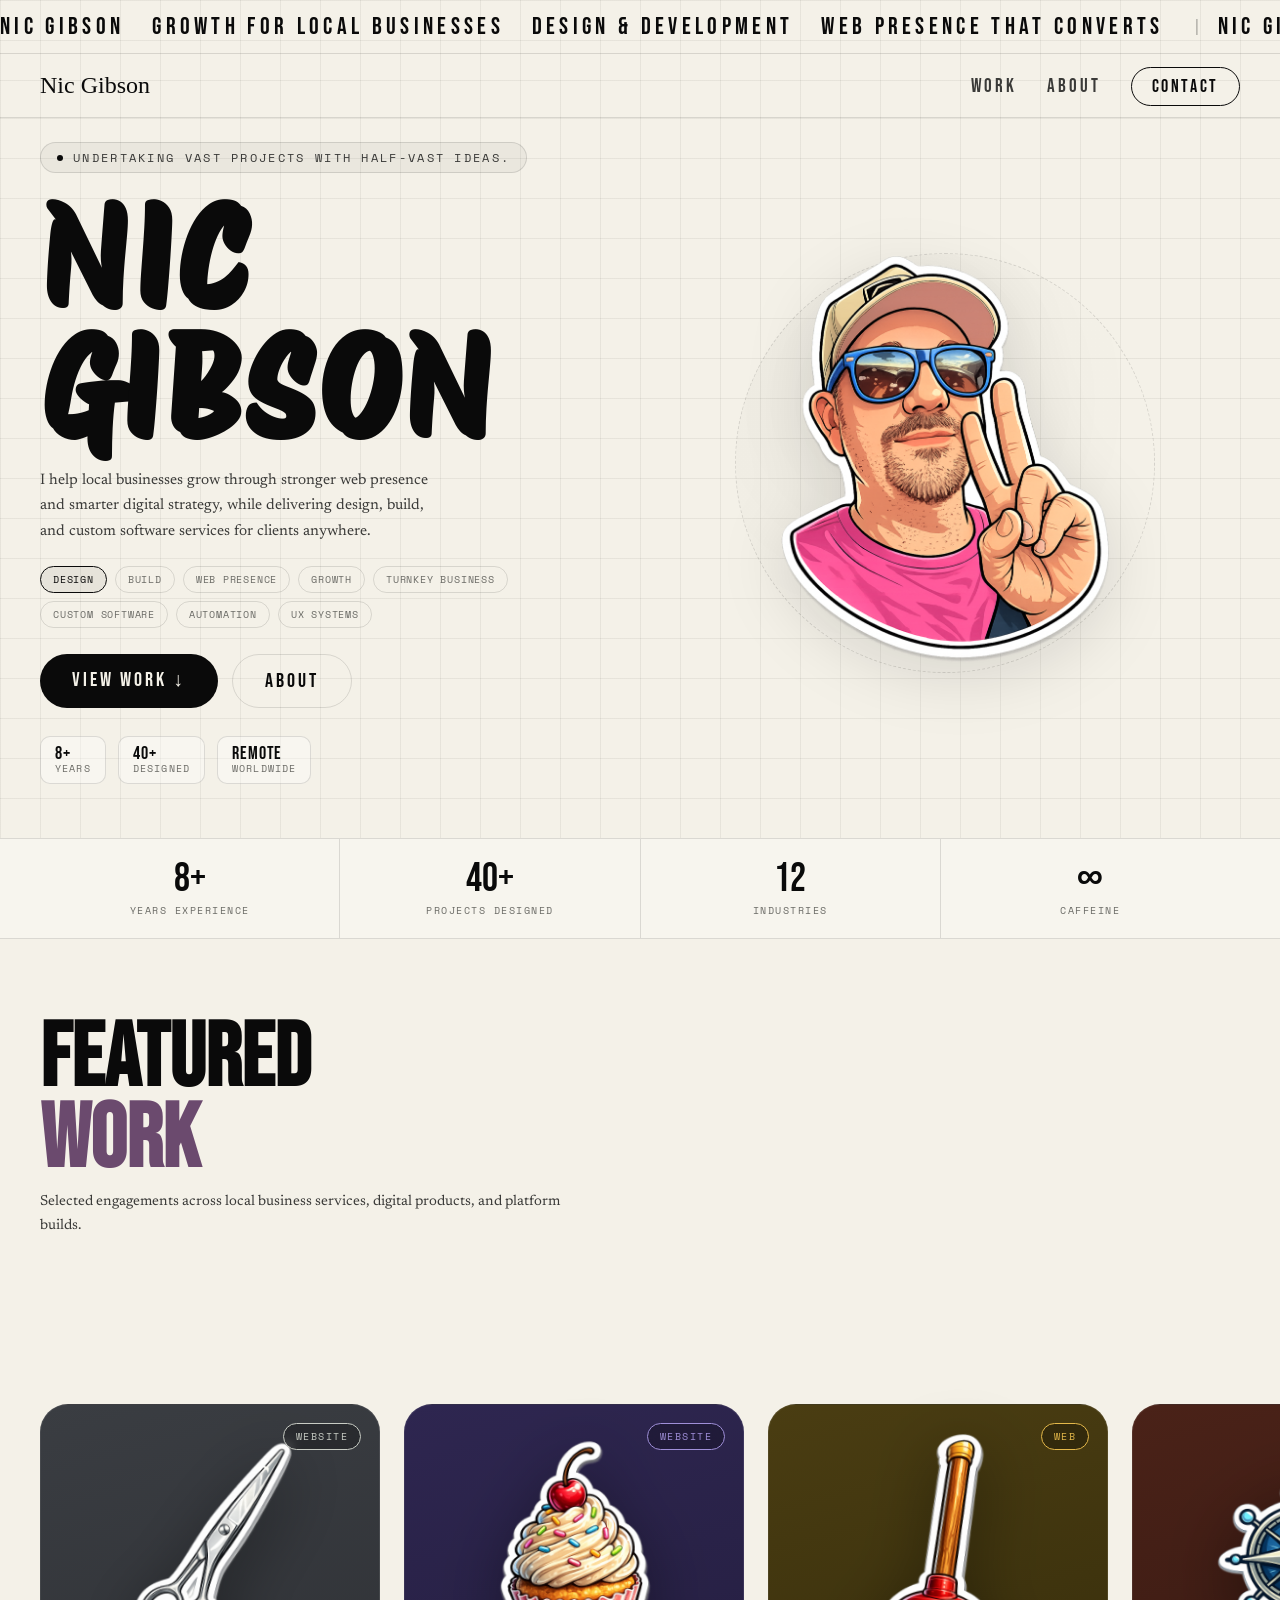
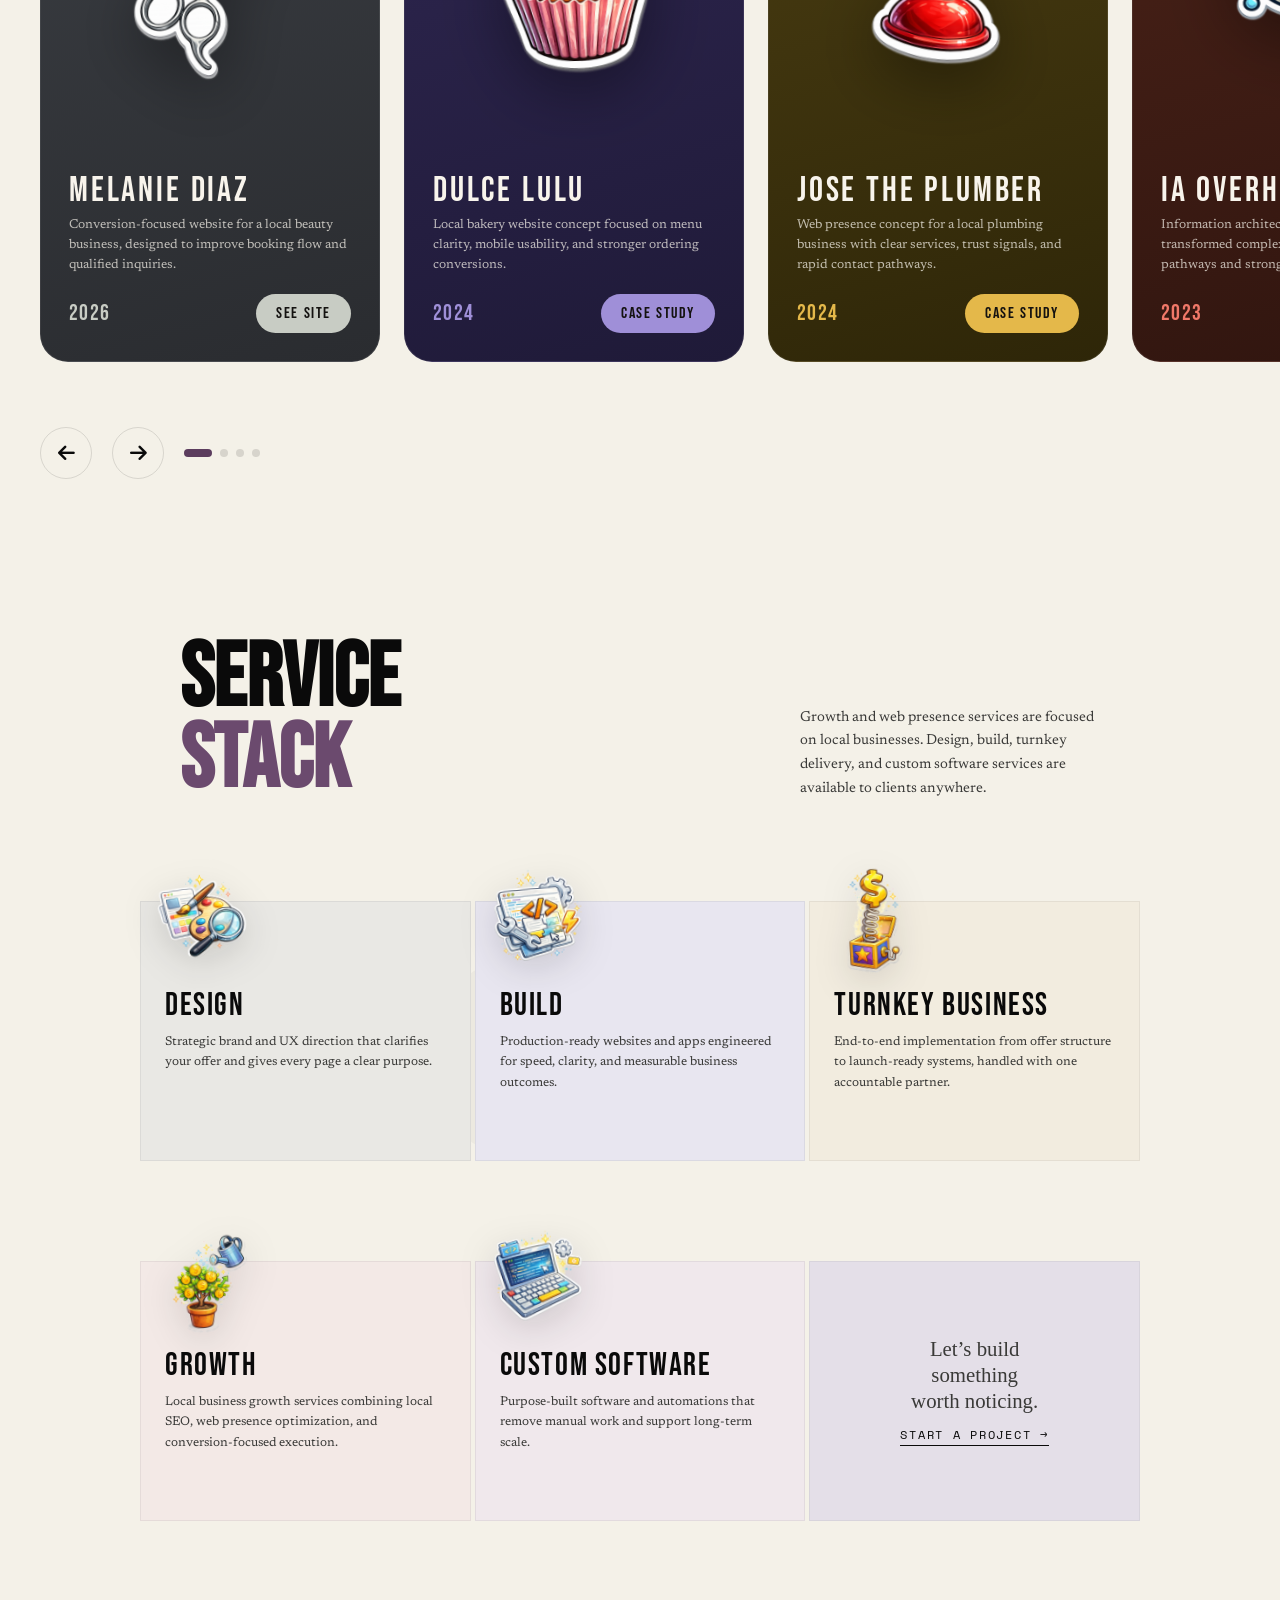
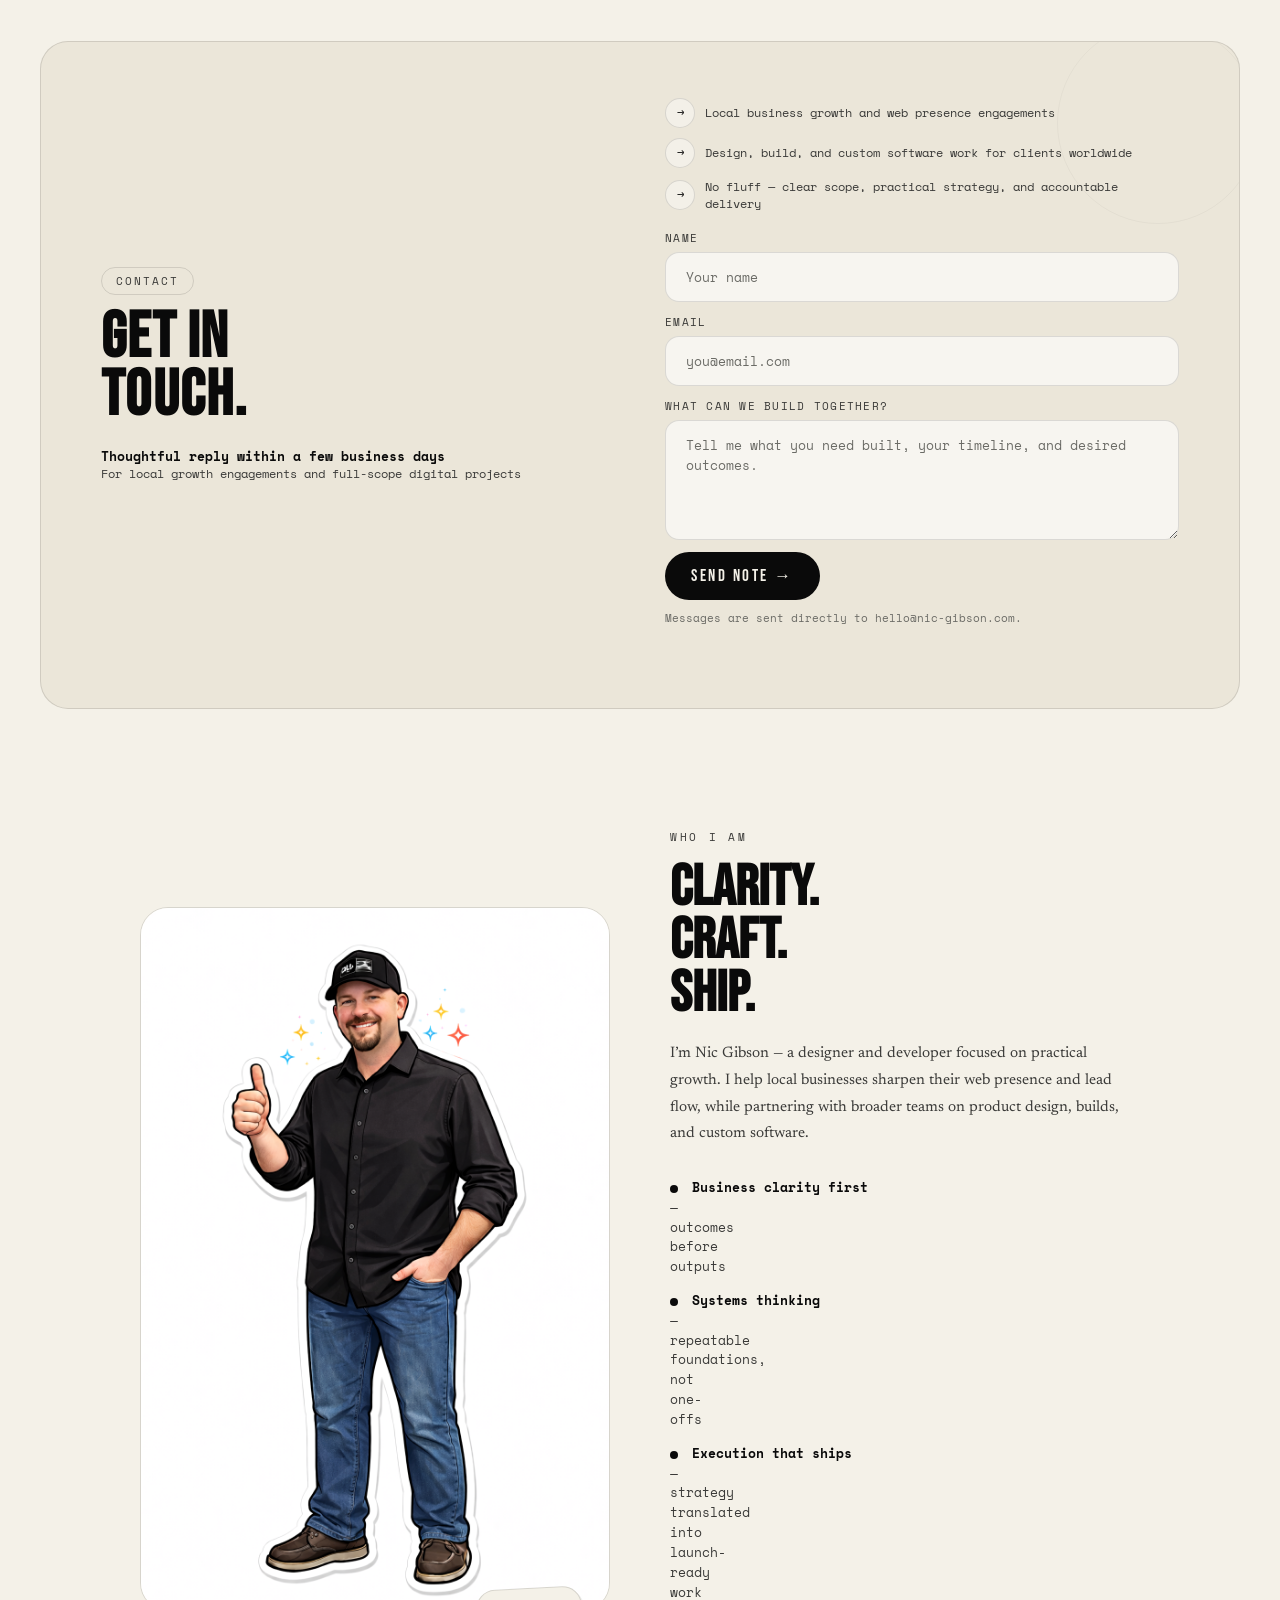
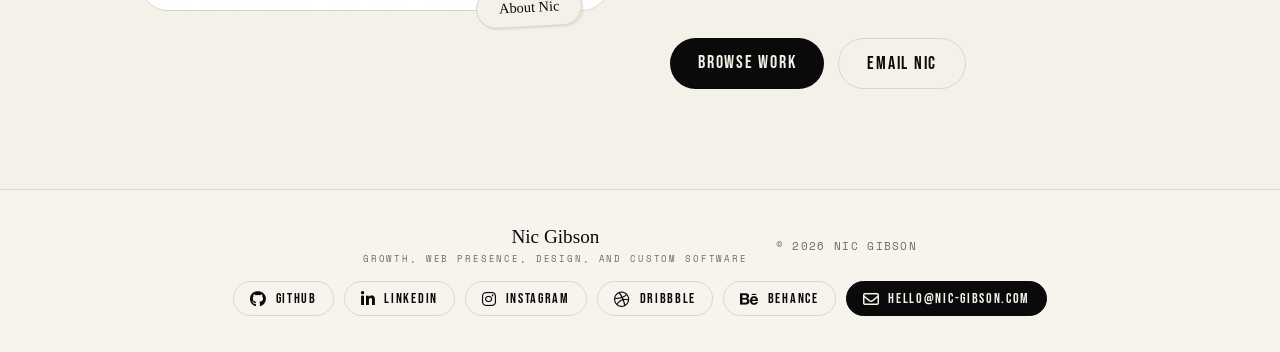
<file: index.html>
<!DOCTYPE html>
<html lang="en">
<head>
  <meta charset="UTF-8" />
  <meta name="viewport" content="width=device-width, initial-scale=1.0" />
  <title>Nic Gibson | Growth, Web Presence, Design &amp; Software</title>
  <meta name="description" content="Nic Gibson helps local businesses with growth and web presence, and delivers design, build, and custom software services for clients everywhere." />
  <meta name="robots" content="index, follow, max-image-preview:large" />
  <meta name="author" content="Nic Gibson" />
  <meta name="theme-color" content="#111111" />
  <link rel="canonical" href="https://www.example.com/" />

  <!-- Open Graph -->
  <meta property="og:type" content="website" />
  <meta property="og:locale" content="en_US" />
  <meta property="og:site_name" content="Nic Gibson Portfolio" />
  <meta property="og:title" content="Nic Gibson | Growth, Web Presence, Design &amp; Software" />
  <meta property="og:description" content="Growth and web presence services for local businesses, plus design, build, and custom software services for clients anywhere." />
  <meta property="og:url" content="https://www.example.com/" />
  <meta property="og:image" content="https://www.example.com/og-default.jpg" />
  <meta property="og:image:alt" content="Preview of Nic Gibson portfolio website" />

  <!-- Twitter/X -->
  <meta name="twitter:card" content="summary_large_image" />
  <meta name="twitter:title" content="Nic Gibson | Growth, Web Presence, Design &amp; Software" />
  <meta name="twitter:description" content="Growth and web presence for local businesses, plus design, build, and custom software services for clients everywhere." />
  <meta name="twitter:image" content="https://www.example.com/og-default.jpg" />
  <meta name="twitter:site" content="@yourhandle" />
  <meta name="twitter:creator" content="@yourhandle" />

  <!-- SEO TODO: Replace placeholder URLs, social handles, and address fields below. -->
  <script type="application/ld+json">
    {
      "@context": "https://schema.org",
      "@type": "Person",
      "name": "Nic Gibson",
      "jobTitle": "Growth and Web Presence Strategist, Designer, and Developer",
      "url": "https://www.example.com/",
      "email": "mailto:hello@nic-gibson.com",
      "sameAs": [
        "https://www.linkedin.com/in/nic-gibson-ab1886403",
        "https://www.instagram.com/nictgibson",
        "https://dribbble.com/nic-gibson",
        "https://www.behance.net/nicgibson1/",
        "https://github.com"
      ],
      "knowsAbout": [
        "Product Design",
        "Front-End Development",
        "Design Systems",
        "UX Strategy"
      ]
    }
  </script>
  <script type="application/ld+json">
    {
      "@context": "https://schema.org",
      "@type": "ProfessionalService",
      "name": "Nic Gibson Design & Development",
      "url": "https://www.example.com/",
      "image": "https://www.example.com/og-default.jpg",
      "description": "Growth and web presence services for local businesses, plus design, build, and custom software services for clients globally.",
      "address": {
        "@type": "PostalAddress",
        "streetAddress": "Add your street address",
        "addressLocality": "Add your city",
        "addressRegion": "Add your state or region",
        "postalCode": "Add your postal code",
        "addressCountry": "Add your country"
      },
      "areaServed": "Worldwide",
      "contactPoint": {
        "@type": "ContactPoint",
        "contactType": "Customer Support",
        "email": "hello@nic-gibson.com"
      }
    }
  </script>
  <link rel="preconnect" href="https://fonts.googleapis.com" />
  <link rel="preconnect" href="https://fonts.gstatic.com" crossorigin />
  <link href="https://fonts.googleapis.com/css2?family=Bebas+Neue&family=Newsreader:ital,opsz,wght@0,6..72,400;0,6..72,600;1,6..72,400&family=Permanent+Marker&family=Protest+Riot&family=Space+Mono:ital,wght@0,400;0,700;1,400&display=swap" rel="stylesheet" />
  <link rel="stylesheet" href="https://cdnjs.cloudflare.com/ajax/libs/font-awesome/6.5.1/css/all.min.css" />
  <link rel="stylesheet" href="styles.css" />
</head>
<body>

<div class="top-band">
  <!-- TICKER -->
  <div class="ticker">
    <div class="ticker-inner">
      <span class="ticker-word">NIC GIBSON</span>
      <span class="ticker-word">GROWTH FOR LOCAL BUSINESSES</span>
      <span class="ticker-word">DESIGN &amp; DEVELOPMENT</span>
      <span class="ticker-word">WEB PRESENCE THAT CONVERTS</span>
      <span class="ticker-sep">|</span>
      <span class="ticker-word">NIC GIBSON</span>
      <span class="ticker-word">DESIGN • BUILD • SOFTWARE</span>
      <span class="ticker-word">LOCAL GROWTH PARTNER</span>
      <span class="ticker-word">OPEN FOR NEW PROJECTS</span>
      <span class="ticker-sep">|</span>
      <span class="ticker-word">NIC GIBSON</span>
      <span class="ticker-word">DESIGN • BUILD • SOFTWARE</span>
      <span class="ticker-word">LOCAL GROWTH PARTNER</span>
      <span class="ticker-word">OPEN FOR NEW PROJECTS</span>
      <span class="ticker-sep">|</span>
      <span class="ticker-word">NIC GIBSON</span>
      <span class="ticker-word">DESIGN • BUILD • SOFTWARE</span>
      <span class="ticker-word">LOCAL GROWTH PARTNER</span>
      <span class="ticker-word">OPEN FOR NEW PROJECTS</span>
      <span class="ticker-sep">|</span>
    </div>
  </div>

  <!-- NAV -->
  <nav>
    <a href="#home" class="nav-logo">Nic Gibson</a>
    <ul class="nav-links">
      <li><a href="#work">Work</a></li>
      <li><a href="#about">About</a></li>
      <li><a href="#contact" class="nav-cta">Contact</a></li>
    </ul>
  </nav>
</div>

<!-- HERO -->
<section class="hero" id="home">
  <div class="hero-text">
    <div class="hero-eyebrow">
      <div class="dot"></div>
      <span>Undertaking Vast Projects with Half-Vast ideas.</span>
    </div>
    <h1 class="hero-h1">
      <span>NIC</span><br>
      <span>GIBSON</span>
    </h1>
    <p class="hero-sub">I help local businesses grow through stronger web presence and smarter digital strategy, while delivering design, build, and custom software services for clients anywhere.</p>

    <div class="hero-pills">
      <div class="hero-pill active">Design</div>
      <div class="hero-pill">Build</div>
      <div class="hero-pill">Web Presence</div>
      <div class="hero-pill">Growth</div>
      <div class="hero-pill">Turnkey Business</div>
      <div class="hero-pill">Custom Software</div>
      <div class="hero-pill">Automation</div>
      <div class="hero-pill">UX Systems</div>
    </div>

    <div class="hero-btns">
      <a href="#work" class="btn-hero-primary">View work ↓</a>
      <a href="#about" class="btn-hero-secondary">About</a>
    </div>

    <div class="hero-mini-stats">
      <div class="hms-chip">
        <div>
          <div class="hms-val">8+</div>
          <div class="hms-lbl">Years</div>
        </div>
      </div>
      <div class="hms-chip">
        <div>
          <div class="hms-val">40+</div>
          <div class="hms-lbl">Designed</div>
        </div>
      </div>
      <div class="hms-chip">
        <div>
          <div class="hms-val">Remote</div>
          <div class="hms-lbl">Worldwide</div>
        </div>
      </div>
    </div>
  </div>

  <div class="hero-img-wrap">
    <div class="hero-img-ring">
      <img src="nic.png" alt="Nic Gibson" id="heroShakeImg" width="400" height="500" />
    </div>
  </div>
</section>

<!-- STATS -->
<div class="stats-strip">
  <div class="stat">
    <div class="stat-num">8+</div>
    <div class="stat-label">Years experience</div>
  </div>
  <div class="stat">
    <div class="stat-num">40+</div>
    <div class="stat-label">Projects designed</div>
  </div>
  <div class="stat">
    <div class="stat-num">12</div>
    <div class="stat-label">Industries</div>
  </div>
  <div class="stat">
    <div class="stat-num">∞</div>
    <div class="stat-label">Caffeine</div>
  </div>
</div>

<!-- SLIDER -->
<section class="slider-section" id="work">
  <div class="section-header">
    <h2>FEATURED<br><em>WORK</em></h2>
    <p>Selected engagements across local business services, digital products, and platform builds.</p>
  </div>

  <div class="slider-viewport" id="sliderViewport">
    <div class="slider-track" id="sliderTrack">
      <div class="project-card project-card--p1">
        <span class="card-chip">Website</span>
        <div class="project-card__art">
          <img src="shears.png" alt="Project: Melanie Diaz" class="card-img" width="400" height="400" />
        </div>
        <div class="card-bottom">
          <div class="card-name">Melanie Diaz</div>
          <div class="card-desc">Conversion-focused website for a local beauty business, designed to improve booking flow and qualified inquiries.</div>
          <div class="card-footer">
            <div class="card-price">2026</div>
            <a class="card-btn" href="https://melanie-diaz.com" target="_blank" rel="noopener noreferrer">See Site</a>
          </div>
        </div>
      </div>
      <div class="project-card project-card--p2">
        <span class="card-chip">Website</span>
        <div class="project-card__art">
          <img src="cupcake.png" alt="Project: Dulce Lulu" class="card-img" width="400" height="400" />
        </div>
        <div class="card-bottom">
          <div class="card-name">Dulce Lulu</div>
          <div class="card-desc">Local bakery website concept focused on menu clarity, mobile usability, and stronger ordering conversions.</div>
          <div class="card-footer">
            <div class="card-price">2024</div>
            <a class="card-btn" href="BAKERY/index.html">Case study</a>
          </div>
        </div>
      </div>
      <div class="project-card project-card--p3">
        <span class="card-chip">Web</span>
        <div class="project-card__art">
          <img src="plunger.png" alt="Project: Jose The Plumber" class="card-img" width="400" height="400" />
        </div>
        <div class="card-bottom">
          <div class="card-name">Jose The Plumber</div>
          <div class="card-desc">Web presence concept for a local plumbing business with clear services, trust signals, and rapid contact pathways.</div>
          <div class="card-footer">
            <div class="card-price">2024</div>
            <a class="card-btn" href="jose/index.html">Case study</a>
          </div>
        </div>
      </div>
      <div class="project-card project-card--p4">
        <span class="card-chip">Systems</span>
        <div class="project-card__art">
          <img src="chaos.png" alt="Project: Site IA Overhaul" class="card-img" width="400" height="400" />
        </div>
        <div class="card-bottom">
          <div class="card-name">IA Overhaul</div>
          <div class="card-desc">Information architecture redesign that transformed complex content into clear pathways and stronger findability.</div>
          <div class="card-footer">
            <div class="card-price">2023</div>
            <a class="card-btn" href="universal/index.html">Case study</a>
          </div>
        </div>
      </div>
    </div>
  </div>

  <div class="slider-controls">
    <button type="button" class="ctrl-btn" id="prevBtn" aria-label="Previous project"><i class="fa-solid fa-arrow-left"></i></button>
    <button type="button" class="ctrl-btn" id="nextBtn" aria-label="Next project"><i class="fa-solid fa-arrow-right"></i></button>
    <div class="slider-dots" id="sliderDots"></div>
  </div>
</section>

<!-- SERVICES -->
<section class="ingredients-section" id="skills">
  <div class="section-header section-header--wide">
    <h2>SERVICE<br><em>STACK</em></h2>
    <p>Growth and web presence services are focused on local businesses. Design, build, turnkey delivery, and custom software services are available to clients anywhere.</p>
  </div>

  <div class="ingredients-grid">
    <div class="ing-card c1">
      <div class="ing-img-wrap"><img src="design.png" class="ing-img" alt="" /></div>
      <div class="ing-name">Design</div>
      <div class="ing-desc">Strategic brand and UX direction that clarifies your offer and gives every page a clear purpose.</div>
    </div>
    <div class="ing-card c2">
      <div class="ing-img-wrap"><img src="build.png" class="ing-img" alt="" /></div>
      <div class="ing-name">Build</div>
      <div class="ing-desc">Production-ready websites and apps engineered for speed, clarity, and measurable business outcomes.</div>
    </div>
    <div class="ing-card c3">
      <div class="ing-img-wrap"><img src="turnkey.png" class="ing-img" alt="" /></div>
      <div class="ing-name">Turnkey Business</div>
      <div class="ing-desc">End-to-end implementation from offer structure to launch-ready systems, handled with one accountable partner.</div>
    </div>
    <div class="ing-card c4">
      <div class="ing-img-wrap"><img src="growth.png" class="ing-img" alt="" /></div>
      <div class="ing-name">Growth</div>
      <div class="ing-desc">Local business growth services combining local SEO, web presence optimization, and conversion-focused execution.</div>
    </div>
    <div class="ing-card c5">
      <div class="ing-img-wrap"><img src="custom.png" class="ing-img" alt="" /></div>
      <div class="ing-name">Custom Software</div>
      <div class="ing-desc">Purpose-built software and automations that remove manual work and support long-term scale.</div>
    </div>
    <div class="ing-card c6 ing-card--cta">
      <div class="ing-cta-inner">
        <div class="ing-cta-line">Let’s build<br>something<br>worth noticing.</div>
        <a href="#contact" class="ing-cta-link">Start a project →</a>
      </div>
    </div>
  </div>
</section>

<!-- CONTACT -->
<section class="newsletter" id="contact">
  <div class="newsletter-inner">
    <div class="nl-left">
      <div class="nl-tag">Contact</div>
      <h2>GET IN<br>TOUCH.</h2>
      <div class="nl-proof">
        <div class="nl-proof-text">
          <strong>Thoughtful reply within a few business days</strong>
          For local growth engagements and full-scope digital projects
        </div>
      </div>
    </div>
    <div class="nl-right">
      <div class="nl-perks">
        <div class="nl-perk">
          <div class="nl-perk-icon" aria-hidden="true">→</div>
          <span>Local business growth and web presence engagements</span>
        </div>
        <div class="nl-perk">
          <div class="nl-perk-icon" aria-hidden="true">→</div>
          <span>Design, build, and custom software work for clients worldwide</span>
        </div>
        <div class="nl-perk">
          <div class="nl-perk-icon" aria-hidden="true">→</div>
          <span>No fluff — clear scope, practical strategy, and accountable delivery</span>
        </div>
      </div>
      <form
        class="nl-form"
        id="contactForm"
        action="https://formsubmit.co/ajax/hello@nic-gibson.com"
        method="POST"
      >
        <input type="hidden" name="_subject" value="New inquiry from nic-gibson.com" />
        <input type="hidden" name="_captcha" value="false" />
        <input type="hidden" name="_template" value="table" />
        <div class="nl-field">
          <label class="nl-label" for="contactName">Name</label>
          <input
            id="contactName"
            name="name"
            type="text"
            class="nl-input"
            placeholder="Your name"
            autocomplete="name"
            required
          />
        </div>
        <div class="nl-field">
          <label class="nl-label" for="contactEmail">Email</label>
          <input
            id="contactEmail"
            name="email"
            type="email"
            class="nl-input"
            placeholder="you@email.com"
            autocomplete="email"
            required
          />
        </div>
        <div class="nl-field">
          <label class="nl-label" for="contactMessage">What can we build together?</label>
          <textarea
            id="contactMessage"
            name="message"
            class="nl-textarea"
            rows="4"
            placeholder="Tell me what you need built, your timeline, and desired outcomes."
            required
          ></textarea>
        </div>
        <button type="submit" class="nl-btn">Send note →</button>
        <p class="nl-form-note">Messages are sent directly to hello@nic-gibson.com.</p>
        <p class="nl-form-status" id="contactFormStatus" role="status" aria-live="polite"></p>
      </form>
    </div>
  </div>
</section>

<!-- ABOUT -->
<section class="lifestyle" id="about">
  <div class="lifestyle-inner">
    <div class="lifestyle-img-wrap">
      <div class="lifestyle-img-frame">
        <img src="nicfull.png" alt="Nic Gibson portrait" width="1024" height="1536" />
      </div>
      <div class="ls-badge">About Nic</div>
    </div>
    <div class="lifestyle-content">
      <div class="ls-kicker">Who I am</div>
      <h2 class="ls-title">CLARITY.<br>CRAFT.<br>SHIP.</h2>
      <p class="ls-copy">I’m Nic Gibson — a designer and developer focused on practical growth. I help local businesses sharpen their web presence and lead flow, while partnering with broader teams on product design, builds, and custom software.</p>
      <ul class="ls-features">
        <li>
          <div class="ls-dot"></div><strong>Business clarity first</strong> — outcomes before outputs
        </li>
        <li>
          <div class="ls-dot"></div><strong>Systems thinking</strong> — repeatable foundations, not one-offs
        </li>
        <li>
          <div class="ls-dot"></div><strong>Execution that ships</strong> — strategy translated into launch-ready work
        </li>
      </ul>
      <div class="ls-btns">
        <a href="#work" class="ls-btn-p">Browse work</a>
        <a href="#contact" class="ls-btn-s">Email Nic</a>
      </div>
    </div>
  </div>
</section>

<!-- FOOTER -->
<footer>
  <div class="footer-inner">
    <div class="footer-logo-wrap">
      <a href="#home" class="footer-logo-text">Nic Gibson</a>
      <span class="footer-dev-label">Growth, web presence, design, and custom software</span>
    </div>
    <div class="footer-links">
      <span>© 2026 Nic Gibson</span>
    </div>
    <div class="footer-contact">
      <a href="https://github.com" class="footer-contact-btn btn-outline" title="GitHub" target="_blank" rel="noopener noreferrer">
        <i class="fa-brands fa-github"></i> GitHub
      </a>
      <a href="https://www.linkedin.com/in/nic-gibson-ab1886403" class="footer-contact-btn btn-outline" title="LinkedIn" target="_blank" rel="noopener noreferrer">
        <i class="fa-brands fa-linkedin-in"></i> LinkedIn
      </a>
      <a href="https://www.instagram.com/nictgibson" class="footer-contact-btn btn-outline" title="Instagram" target="_blank" rel="noopener noreferrer">
        <i class="fa-brands fa-instagram"></i> Instagram
      </a>
      <a href="https://dribbble.com/nic-gibson" class="footer-contact-btn btn-outline" title="Dribbble" target="_blank" rel="noopener noreferrer">
        <i class="fa-brands fa-dribbble"></i> Dribbble
      </a>
      <a href="https://www.behance.net/nicgibson1/" class="footer-contact-btn btn-outline" title="Behance" target="_blank" rel="noopener noreferrer">
        <i class="fa-brands fa-behance"></i> Behance
      </a>
      <a href="mailto:hello@nic-gibson.com" class="footer-contact-btn btn-primary" title="Email">
        <i class="fa-regular fa-envelope"></i> hello@nic-gibson.com
      </a>
    </div>
  </div>
</footer>

<script src="script.js"></script>
</body>
</html>
</file>
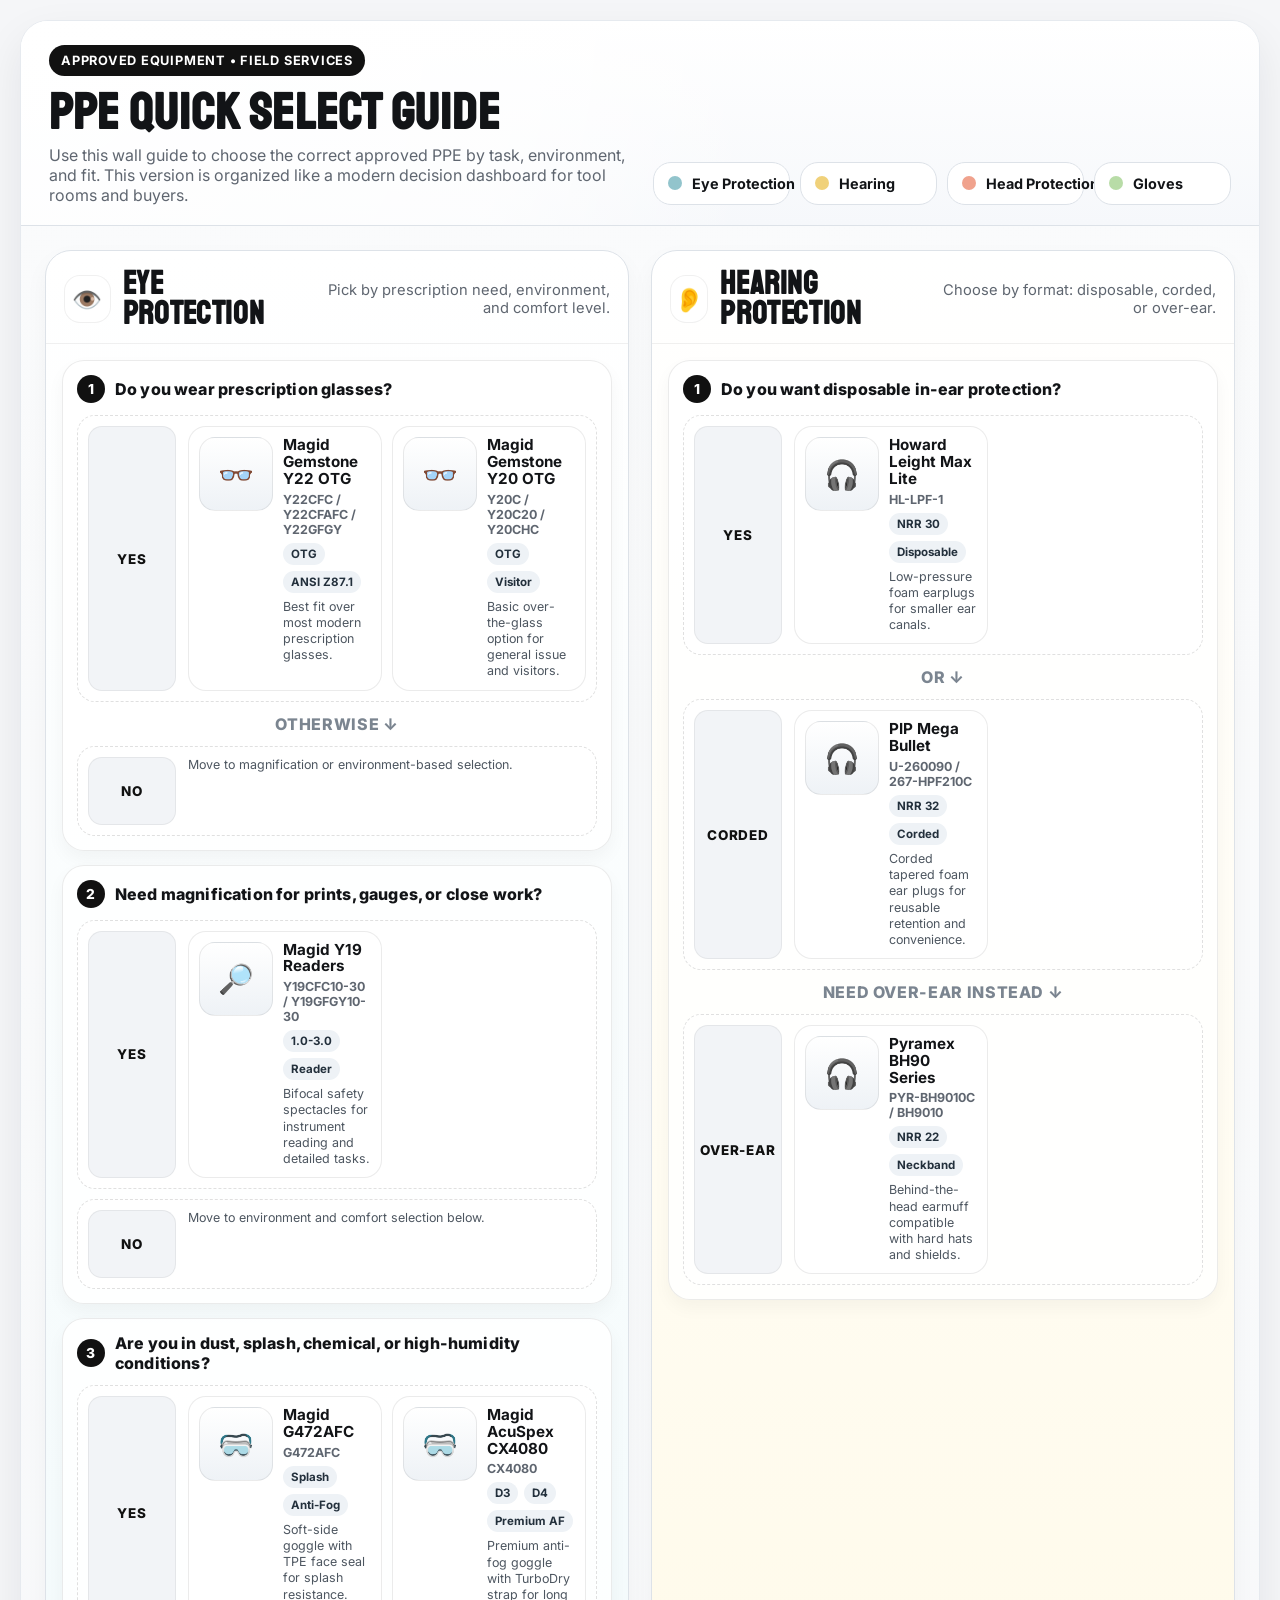
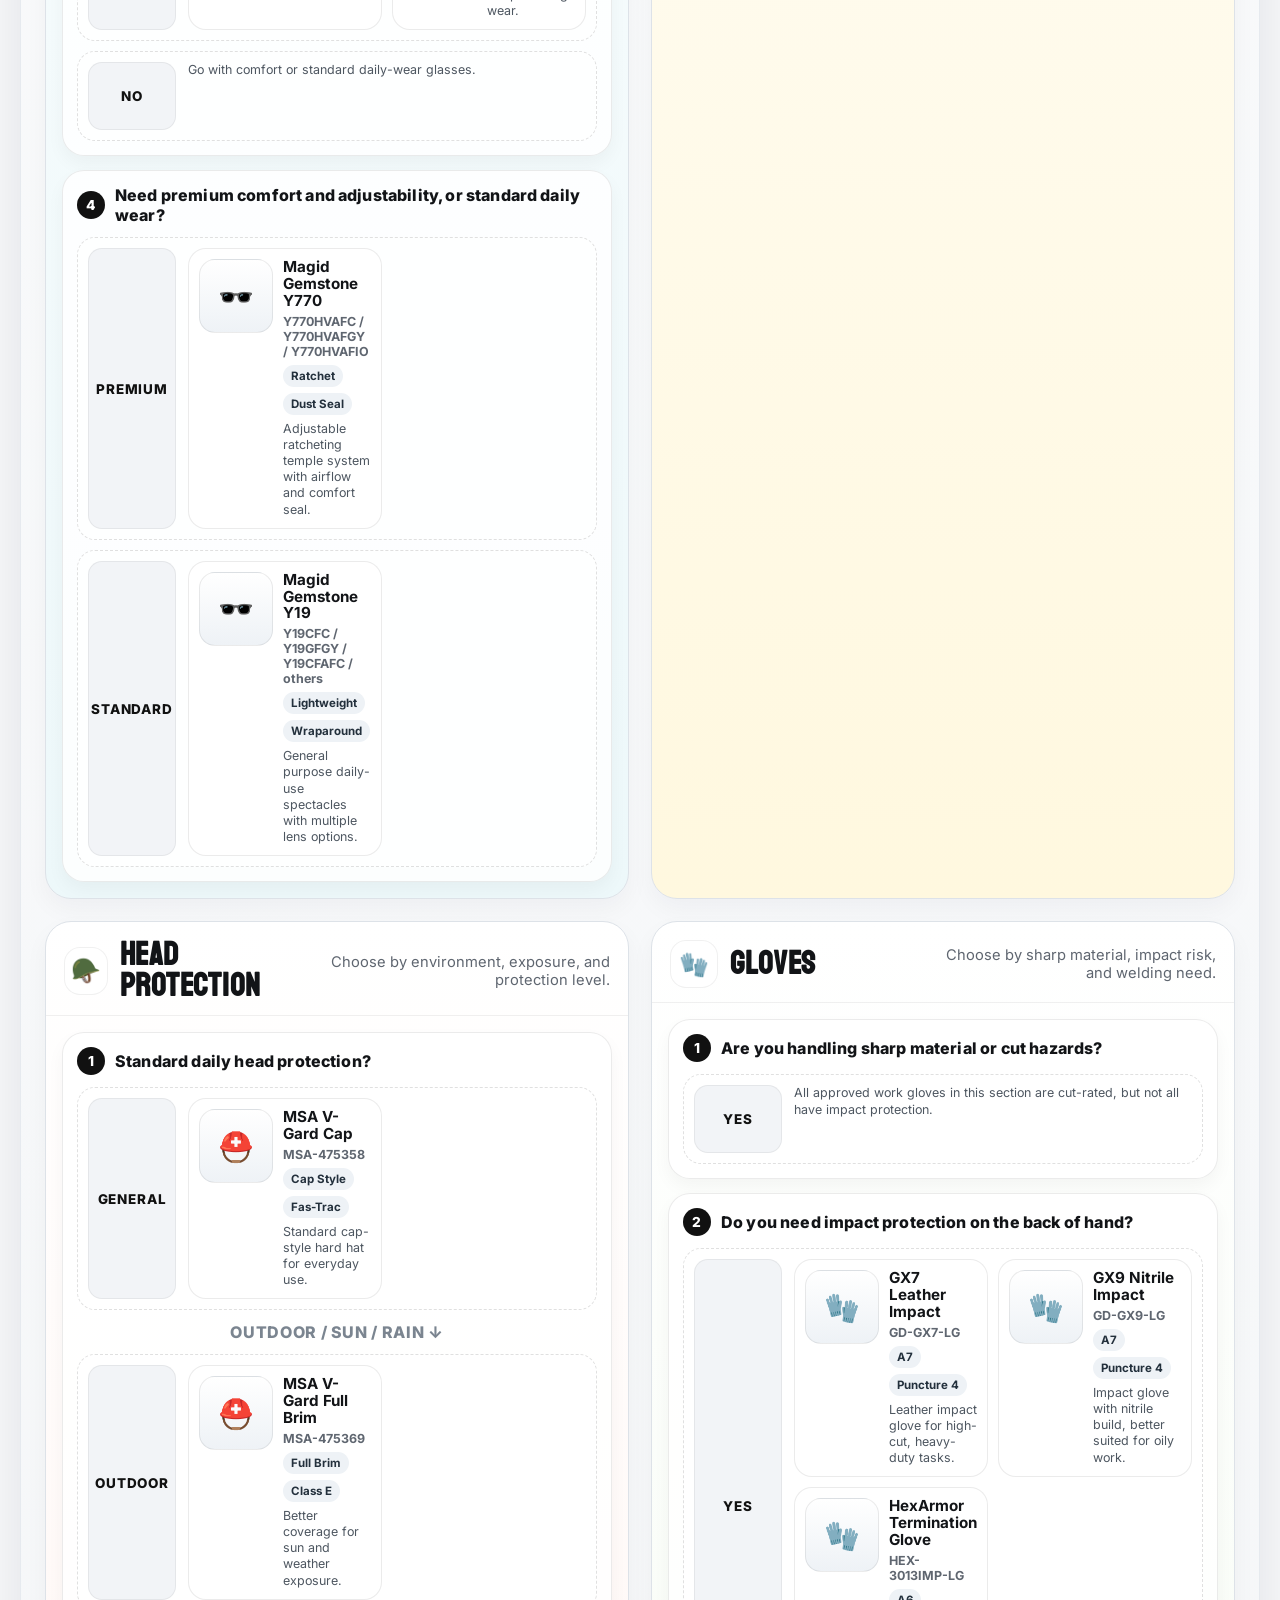
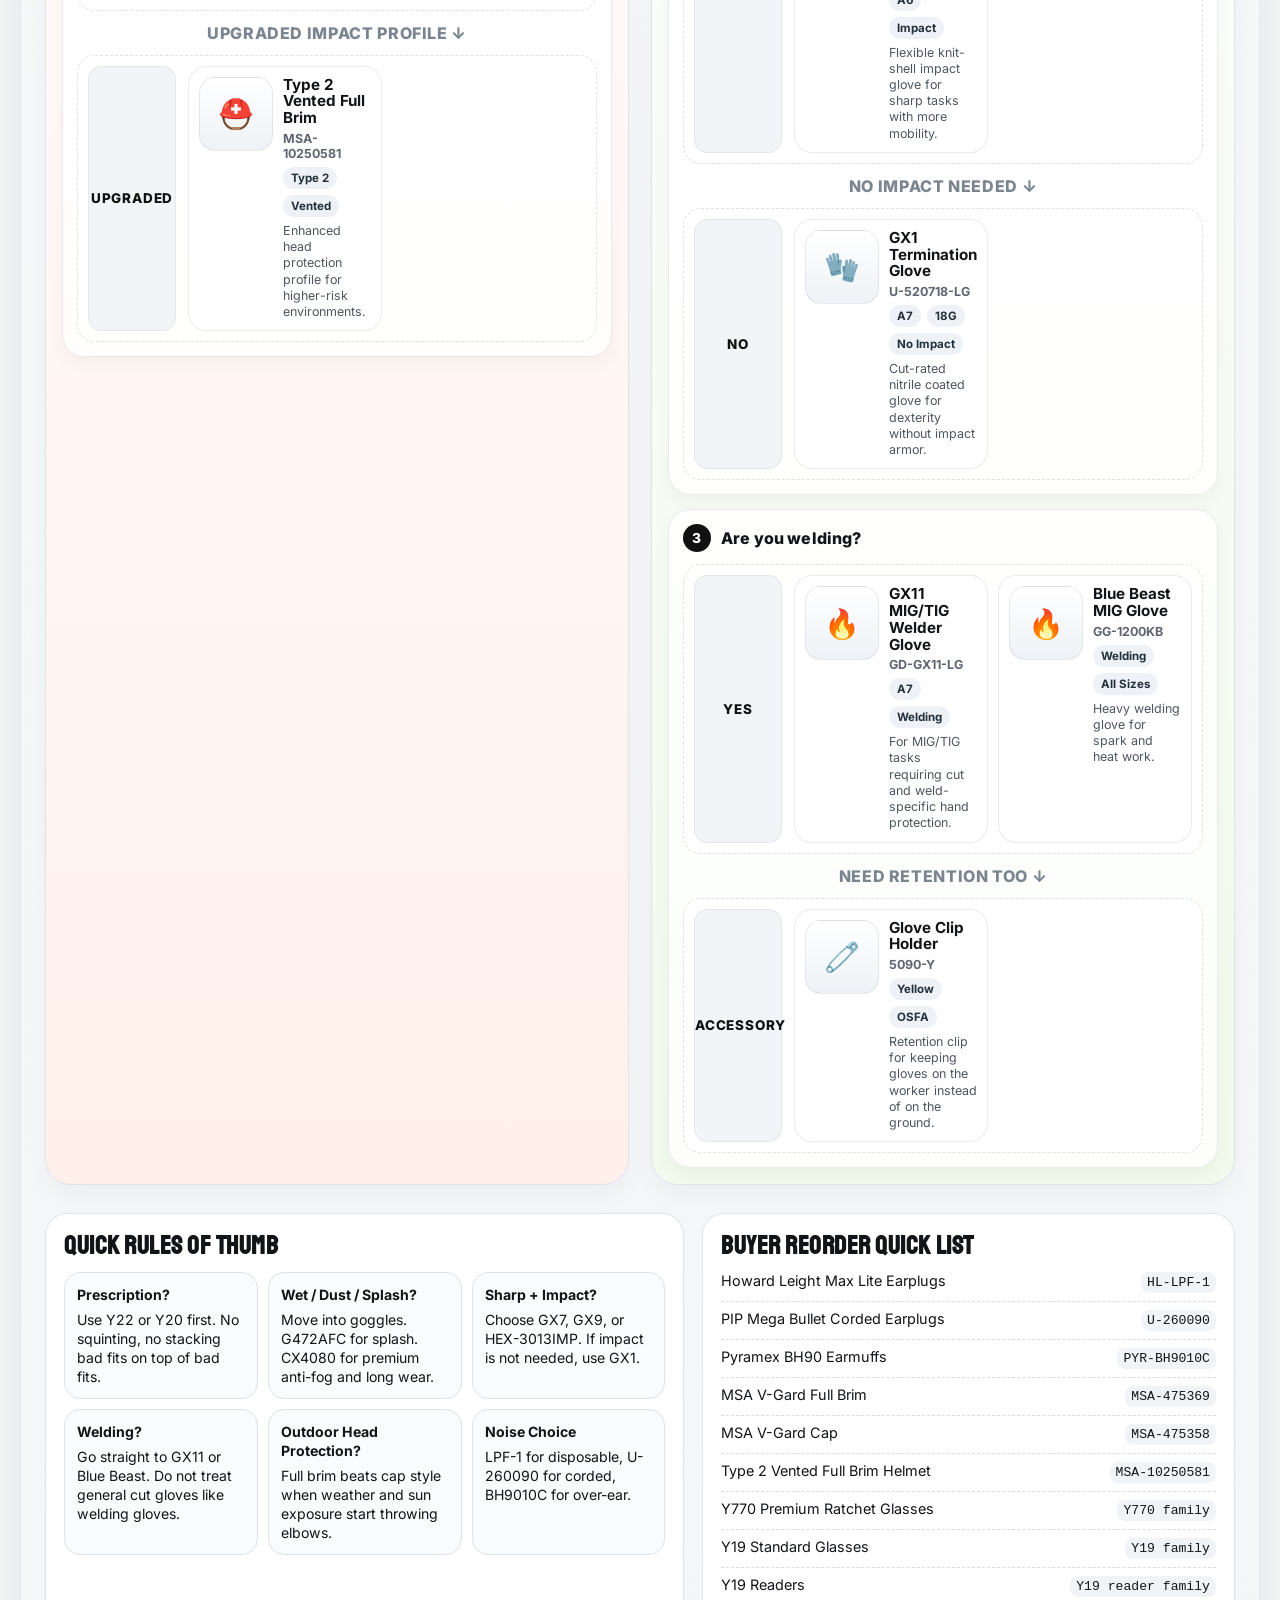
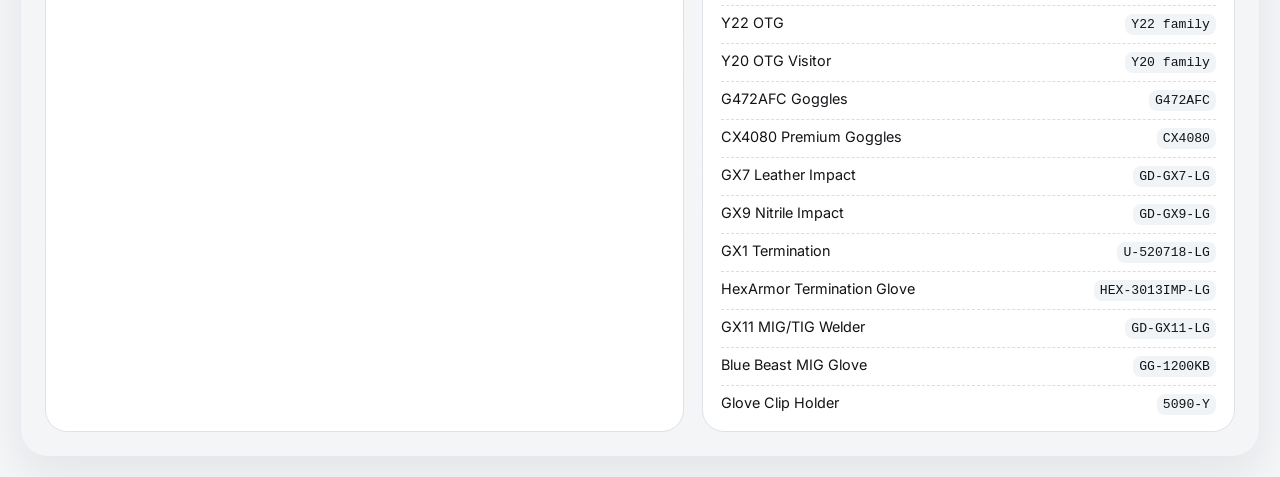
<file: universal/index.html>
<!DOCTYPE html>
<html lang="en">
<head>
  <meta charset="UTF-8" />
  <meta name="viewport" content="width=device-width, initial-scale=1.0" />
  <title>PPE Quick Select Guide</title>
  <link rel="preconnect" href="https://fonts.googleapis.com">
  <link rel="preconnect" href="https://fonts.gstatic.com" crossorigin>
  <link href="https://fonts.googleapis.com/css2?family=Staatliches&family=Inter:wght@400;500;600;700&display=swap" rel="stylesheet">

  <style>
    :root{
      --bg: #f5f6f8;
      --panel: #ffffff;
      --ink: #121417;
      --muted: #5f6670;
      --line: #dde2e8;
      --shadow: 0 18px 44px rgba(20, 28, 36, 0.08);

      --eye: #92c4cc;
      --hearing: #f0d17a;
      --head: #f0a28d;
      --glove: #b8dca7;

      --eye-soft: #edf8fa;
      --hearing-soft: #fff8df;
      --head-soft: #fff0eb;
      --glove-soft: #f1faed;
    }

    *{
      box-sizing: border-box;
    }

    html, body{
      margin: 0;
      background: var(--bg);
      color: var(--ink);
      font-family: "Inter", sans-serif;
      -webkit-text-size-adjust: 100%;
    }

    body{
      padding: 20px;
    }

    .board{
      max-width: 1560px;
      margin: 0 auto;
      background: linear-gradient(180deg, #fafbfc 0%, #f3f5f7 100%);
      border: 1px solid #e6eaef;
      border-radius: 28px;
      box-shadow: var(--shadow);
      overflow: hidden;
    }

    .topbar{
      display: flex;
      justify-content: space-between;
      align-items: flex-end;
      gap: 24px;
      padding: 24px 28px 20px;
      background:
        radial-gradient(circle at top left, rgba(255,255,255,0.95), rgba(255,255,255,0.7) 40%, transparent 60%),
        linear-gradient(180deg, #ffffff 0%, #f6f8fb 100%);
      border-bottom: 1px solid var(--line);
    }

    .title-wrap{
      min-width: 0;
    }

    .eyebrow{
      display: inline-flex;
      align-items: center;
      gap: 8px;
      padding: 8px 12px;
      border-radius: 999px;
      background: #111;
      color: #fff;
      font-size: 0.8rem;
      font-weight: 700;
      letter-spacing: 0.06em;
      text-transform: uppercase;
      margin-bottom: 12px;
    }

    h1{
      margin: 0;
      font-family: "Staatliches", sans-serif;
      font-size: clamp(2.4rem, 4vw, 4.6rem);
      line-height: 0.95;
      letter-spacing: 0.02em;
    }

    .subtitle{
      margin-top: 8px;
      color: var(--muted);
      font-size: 1rem;
      max-width: 70ch;
    }

    .legend{
      display: grid;
      grid-template-columns: repeat(4, minmax(120px, 1fr));
      gap: 10px;
      min-width: 440px;
    }

    .legend-chip{
      display: flex;
      align-items: center;
      gap: 10px;
      background: #fff;
      border: 1px solid var(--line);
      border-radius: 18px;
      padding: 12px 14px;
      font-size: 0.9rem;
      font-weight: 700;
      white-space: nowrap;
    }

    .swatch{
      width: 14px;
      height: 14px;
      border-radius: 999px;
      flex: 0 0 14px;
    }

    .sw-eye{ background: var(--eye); }
    .sw-hearing{ background: var(--hearing); }
    .sw-head{ background: var(--head); }
    .sw-glove{ background: var(--glove); }

    .content{
      padding: 24px 24px 28px;
    }

    .grid{
      display: grid;
      grid-template-columns: repeat(2, minmax(0, 1fr));
      gap: 22px;
    }

    .zone{
      border-radius: 26px;
      background: var(--panel);
      border: 1px solid var(--line);
      overflow: hidden;
      box-shadow: 0 10px 24px rgba(24, 32, 42, 0.04);
    }

    .zone.eye{ background: linear-gradient(180deg, #fff 0%, var(--eye-soft) 100%); }
    .zone.hearing{ background: linear-gradient(180deg, #fff 0%, var(--hearing-soft) 100%); }
    .zone.head{ background: linear-gradient(180deg, #fff 0%, var(--head-soft) 100%); }
    .zone.glove{ background: linear-gradient(180deg, #fff 0%, var(--glove-soft) 100%); }

    .zone-head{
      display: flex;
      align-items: center;
      justify-content: space-between;
      gap: 16px;
      padding: 18px 18px 14px;
      border-bottom: 1px solid rgba(0,0,0,0.06);
    }

    .zone-title{
      display: flex;
      align-items: center;
      gap: 12px;
    }

    .zone-icon{
      width: 48px;
      height: 48px;
      border-radius: 16px;
      display: grid;
      place-items: center;
      font-size: 1.5rem;
      background: rgba(255,255,255,0.85);
      border: 1px solid rgba(0,0,0,0.06);
    }

    .zone h2{
      margin: 0;
      font-family: "Staatliches", sans-serif;
      font-size: 2rem;
      line-height: 0.95;
      letter-spacing: 0.02em;
    }

    .zone-note{
      color: var(--muted);
      font-size: 0.92rem;
      max-width: 32ch;
      text-align: right;
    }

    .flow{
      padding: 16px;
      display: grid;
      gap: 14px;
    }

    .step{
      border: 1px solid rgba(0,0,0,0.08);
      border-radius: 22px;
      background: rgba(255,255,255,0.82);
      padding: 14px;
      box-shadow: 0 8px 18px rgba(20, 28, 36, 0.04);
    }

    .question{
      display: flex;
      align-items: center;
      gap: 10px;
      font-weight: 800;
      font-size: 1rem;
      letter-spacing: 0.01em;
      margin-bottom: 12px;
    }

    .q-badge{
      display: inline-grid;
      place-items: center;
      width: 28px;
      height: 28px;
      border-radius: 999px;
      font-size: 0.86rem;
      font-weight: 800;
      background: #111;
      color: #fff;
      flex: 0 0 28px;
    }

    .answers{
      display: grid;
      gap: 10px;
    }

    .answer{
      display: grid;
      grid-template-columns: 88px 1fr;
      gap: 12px;
      align-items: stretch;
      border: 1px dashed rgba(0,0,0,0.12);
      border-radius: 18px;
      padding: 10px;
      background: rgba(255,255,255,0.66);
    }

    .answer-label{
      display: grid;
      place-items: center;
      border-radius: 14px;
      font-size: 0.84rem;
      font-weight: 800;
      text-transform: uppercase;
      letter-spacing: 0.06em;
      color: #111;
      background: #f2f4f7;
      border: 1px solid rgba(0,0,0,0.06);
      min-height: 68px;
    }

    .answer-body{
      display: grid;
      gap: 10px;
    }

    .tiles{
      display: grid;
      grid-template-columns: repeat(2, minmax(0, 1fr));
      gap: 10px;
    }

    .product{
      display: grid;
      grid-template-columns: 74px 1fr;
      gap: 10px;
      align-items: start;
      background: #fff;
      border: 1px solid rgba(0,0,0,0.08);
      border-radius: 18px;
      padding: 10px;
      min-height: 90px;
    }

    .thumb{
      width: 74px;
      height: 74px;
      border-radius: 16px;
      overflow: hidden;
      border: 1px solid rgba(0,0,0,0.08);
      background: linear-gradient(180deg, #fff, #eef2f6);
      display: grid;
      place-items: center;
      font-size: 1.8rem;
    }

    .thumb img{
      width: 100%;
      height: 100%;
      object-fit: contain;
      display: block;
      background: #fff;
    }

    .product h3{
      margin: 0 0 4px;
      font-size: 0.95rem;
      line-height: 1.1;
    }

    .sku{
      color: var(--muted);
      font-size: 0.78rem;
      font-weight: 700;
      margin-bottom: 6px;
    }

    .meta{
      display: flex;
      flex-wrap: wrap;
      gap: 6px;
      margin-bottom: 6px;
    }

    .pill{
      display: inline-flex;
      align-items: center;
      gap: 4px;
      padding: 4px 8px;
      border-radius: 999px;
      font-size: 0.72rem;
      font-weight: 700;
      background: #eef2f6;
      color: #23303c;
    }

    .desc{
      font-size: 0.78rem;
      line-height: 1.3;
      color: #4d5660;
    }

    .arrow{
      display: flex;
      align-items: center;
      justify-content: center;
      color: #7b8590;
      font-size: 1rem;
      font-weight: 800;
      letter-spacing: 0.04em;
      text-transform: uppercase;
      padding: 2px 0;
    }

    .footer{
      display: grid;
      grid-template-columns: 1.2fr 1fr;
      gap: 18px;
      padding: 0 24px 24px;
    }

    .footer-card{
      background: #fff;
      border: 1px solid var(--line);
      border-radius: 22px;
      padding: 16px 18px;
    }

    .footer-card h3{
      margin: 0 0 10px;
      font-family: "Staatliches", sans-serif;
      font-size: 1.6rem;
      letter-spacing: 0.02em;
    }

    .mini-grid{
      display: grid;
      grid-template-columns: repeat(3, minmax(0,1fr));
      gap: 10px;
    }

    .mini{
      border: 1px solid var(--line);
      border-radius: 16px;
      padding: 12px;
      background: #fafbfc;
      font-size: 0.88rem;
      line-height: 1.35;
    }

    .mini strong{
      display: block;
      margin-bottom: 6px;
    }

    .quick-list{
      display: grid;
      gap: 8px;
    }

    .quick{
      display: flex;
      justify-content: space-between;
      gap: 12px;
      border-bottom: 1px dashed #d6dde5;
      padding-bottom: 8px;
      font-size: 0.9rem;
    }

    .quick:last-child{
      border-bottom: 0;
      padding-bottom: 0;
    }

    .quick code{
      font-family: ui-monospace, SFMono-Regular, Menlo, Consolas, monospace;
      font-size: 0.82rem;
      background: #f1f4f7;
      padding: 3px 6px;
      border-radius: 8px;
    }

    @media (max-width: 1180px){
      .topbar{
        flex-direction: column;
        align-items: stretch;
      }

      .legend{
        min-width: 0;
        grid-template-columns: repeat(2, minmax(0, 1fr));
      }

      .grid{
        grid-template-columns: 1fr;
      }

      .footer{
        grid-template-columns: 1fr;
      }
    }

    @media (max-width: 760px){
      body{
        padding: 10px;
      }

      .board{
        border-radius: 20px;
      }

      .topbar{
        padding: 18px 16px 16px;
      }

      .content{
        padding: 16px;
      }

      .footer{
        padding: 0 16px 16px;
      }

      .tiles,
      .mini-grid{
        grid-template-columns: 1fr;
      }

      .answer{
        grid-template-columns: 1fr;
      }

      .answer-label{
        min-height: auto;
        padding: 10px;
      }

      .legend{
        grid-template-columns: 1fr;
      }
    }

    @media print{
      body{
        background: #fff;
        padding: 0;
      }

      .board{
        max-width: none;
        margin: 0;
        border: 0;
        border-radius: 0;
        box-shadow: none;
      }

      .zone, .footer-card, .step, .product{
        box-shadow: none;
      }

      .topbar{
        background: #fff;
      }

      .content{
        padding: 16px;
      }

      .footer{
        padding: 0 16px 16px;
      }
    }
  </style>
</head>
<body>
  <main class="board">
    <section class="topbar">
      <div class="title-wrap">
        <div class="eyebrow">Approved Equipment •  Field Services</div>
        <h1>PPE Quick Select Guide</h1>
        <div class="subtitle">
          Use this wall guide to choose the correct approved PPE by task, environment, and fit.
          This version is organized like a modern decision dashboard for tool rooms and buyers.
        </div>
      </div>

      <div class="legend">
        <div class="legend-chip"><span class="swatch sw-eye"></span> Eye Protection</div>
        <div class="legend-chip"><span class="swatch sw-hearing"></span> Hearing</div>
        <div class="legend-chip"><span class="swatch sw-head"></span> Head Protection</div>
        <div class="legend-chip"><span class="swatch sw-glove"></span> Gloves</div>
      </div>
    </section>

    <section class="content">
      <div class="grid">

        <!-- EYE -->
        <section class="zone eye">
          <div class="zone-head">
            <div class="zone-title">
              <div class="zone-icon">👁️</div>
              <div>
                <h2>Eye Protection</h2>
              </div>
            </div>
            <div class="zone-note">Pick by prescription need, environment, and comfort level.</div>
          </div>

          <div class="flow">
            <div class="step">
              <div class="question"><span class="q-badge">1</span> Do you wear prescription glasses?</div>
              <div class="answers">
                <div class="answer">
                  <div class="answer-label">Yes</div>
                  <div class="answer-body">
                    <div class="tiles">
                      <article class="product">
                        <div class="thumb">👓</div>
                        <div>
                          <h3>Magid Gemstone Y22 OTG</h3>
                          <div class="sku">Y22CFC / Y22CFAFC / Y22GFGY</div>
                          <div class="meta">
                            <span class="pill">OTG</span>
                            <span class="pill">ANSI Z87.1</span>
                          </div>
                          <div class="desc">Best fit over most modern prescription glasses.</div>
                        </div>
                      </article>

                      <article class="product">
                        <div class="thumb">👓</div>
                        <div>
                          <h3>Magid Gemstone Y20 OTG</h3>
                          <div class="sku">Y20C / Y20C20 / Y20CHC</div>
                          <div class="meta">
                            <span class="pill">OTG</span>
                            <span class="pill">Visitor</span>
                          </div>
                          <div class="desc">Basic over-the-glass option for general issue and visitors.</div>
                        </div>
                      </article>
                    </div>
                  </div>
                </div>

                <div class="arrow">otherwise ↓</div>

                <div class="answer">
                  <div class="answer-label">No</div>
                  <div class="answer-body">
                    <div class="desc">Move to magnification or environment-based selection.</div>
                  </div>
                </div>
              </div>
            </div>

            <div class="step">
              <div class="question"><span class="q-badge">2</span> Need magnification for prints, gauges, or close work?</div>
              <div class="answers">
                <div class="answer">
                  <div class="answer-label">Yes</div>
                  <div class="answer-body">
                    <div class="tiles">
                      <article class="product">
                        <div class="thumb">🔎</div>
                        <div>
                          <h3>Magid Y19 Readers</h3>
                          <div class="sku">Y19CFC10-30 / Y19GFGY10-30</div>
                          <div class="meta">
                            <span class="pill">1.0-3.0</span>
                            <span class="pill">Reader</span>
                          </div>
                          <div class="desc">Bifocal safety spectacles for instrument reading and detailed tasks.</div>
                        </div>
                      </article>
                    </div>
                  </div>
                </div>

                <div class="answer">
                  <div class="answer-label">No</div>
                  <div class="answer-body">
                    <div class="desc">Move to environment and comfort selection below.</div>
                  </div>
                </div>
              </div>
            </div>

            <div class="step">
              <div class="question"><span class="q-badge">3</span> Are you in dust, splash, chemical, or high-humidity conditions?</div>
              <div class="answers">
                <div class="answer">
                  <div class="answer-label">Yes</div>
                  <div class="answer-body">
                    <div class="tiles">
                      <article class="product">
                        <div class="thumb">🥽</div>
                        <div>
                          <h3>Magid G472AFC</h3>
                          <div class="sku">G472AFC</div>
                          <div class="meta">
                            <span class="pill">Splash</span>
                            <span class="pill">Anti-Fog</span>
                          </div>
                          <div class="desc">Soft-side goggle with TPE face seal for splash resistance.</div>
                        </div>
                      </article>

                      <article class="product">
                        <div class="thumb">🥽</div>
                        <div>
                          <h3>Magid AcuSpex CX4080</h3>
                          <div class="sku">CX4080</div>
                          <div class="meta">
                            <span class="pill">D3</span>
                            <span class="pill">D4</span>
                            <span class="pill">Premium AF</span>
                          </div>
                          <div class="desc">Premium anti-fog goggle with TurboDry strap for long wear.</div>
                        </div>
                      </article>
                    </div>
                  </div>
                </div>

                <div class="answer">
                  <div class="answer-label">No</div>
                  <div class="answer-body">
                    <div class="desc">Go with comfort or standard daily-wear glasses.</div>
                  </div>
                </div>
              </div>
            </div>

            <div class="step">
              <div class="question"><span class="q-badge">4</span> Need premium comfort and adjustability, or standard daily wear?</div>
              <div class="answers">
                <div class="answer">
                  <div class="answer-label">Premium</div>
                  <div class="answer-body">
                    <div class="tiles">
                      <article class="product">
                        <div class="thumb">🕶️</div>
                        <div>
                          <h3>Magid Gemstone Y770</h3>
                          <div class="sku">Y770HVAFC / Y770HVAFGY / Y770HVAFIO</div>
                          <div class="meta">
                            <span class="pill">Ratchet</span>
                            <span class="pill">Dust Seal</span>
                          </div>
                          <div class="desc">Adjustable ratcheting temple system with airflow and comfort seal.</div>
                        </div>
                      </article>
                    </div>
                  </div>
                </div>

                <div class="answer">
                  <div class="answer-label">Standard</div>
                  <div class="answer-body">
                    <div class="tiles">
                      <article class="product">
                        <div class="thumb">🕶️</div>
                        <div>
                          <h3>Magid Gemstone Y19</h3>
                          <div class="sku">Y19CFC / Y19GFGY / Y19CFAFC / others</div>
                          <div class="meta">
                            <span class="pill">Lightweight</span>
                            <span class="pill">Wraparound</span>
                          </div>
                          <div class="desc">General purpose daily-use spectacles with multiple lens options.</div>
                        </div>
                      </article>
                    </div>
                  </div>
                </div>
              </div>
            </div>
          </div>
        </section>

        <!-- HEARING -->
        <section class="zone hearing">
          <div class="zone-head">
            <div class="zone-title">
              <div class="zone-icon">👂</div>
              <div>
                <h2>Hearing Protection</h2>
              </div>
            </div>
            <div class="zone-note">Choose by format: disposable, corded, or over-ear.</div>
          </div>

          <div class="flow">
            <div class="step">
              <div class="question"><span class="q-badge">1</span> Do you want disposable in-ear protection?</div>
              <div class="answers">
                <div class="answer">
                  <div class="answer-label">Yes</div>
                  <div class="answer-body">
                    <div class="tiles">
                      <article class="product">
                        <div class="thumb">🎧</div>
                        <div>
                          <h3>Howard Leight Max Lite</h3>
                          <div class="sku">HL-LPF-1</div>
                          <div class="meta">
                            <span class="pill">NRR 30</span>
                            <span class="pill">Disposable</span>
                          </div>
                          <div class="desc">Low-pressure foam earplugs for smaller ear canals.</div>
                        </div>
                      </article>
                    </div>
                  </div>
                </div>

                <div class="arrow">or ↓</div>

                <div class="answer">
                  <div class="answer-label">Corded</div>
                  <div class="answer-body">
                    <div class="tiles">
                      <article class="product">
                        <div class="thumb">🎧</div>
                        <div>
                          <h3>PIP Mega Bullet</h3>
                          <div class="sku">U-260090 / 267-HPF210C</div>
                          <div class="meta">
                            <span class="pill">NRR 32</span>
                            <span class="pill">Corded</span>
                          </div>
                          <div class="desc">Corded tapered foam ear plugs for reusable retention and convenience.</div>
                        </div>
                      </article>
                    </div>
                  </div>
                </div>

                <div class="arrow">need over-ear instead ↓</div>

                <div class="answer">
                  <div class="answer-label">Over-Ear</div>
                  <div class="answer-body">
                    <div class="tiles">
                      <article class="product">
                        <div class="thumb">🎧</div>
                        <div>
                          <h3>Pyramex BH90 Series</h3>
                          <div class="sku">PYR-BH9010C / BH9010</div>
                          <div class="meta">
                            <span class="pill">NRR 22</span>
                            <span class="pill">Neckband</span>
                          </div>
                          <div class="desc">Behind-the-head earmuff compatible with hard hats and shields.</div>
                        </div>
                      </article>
                    </div>
                  </div>
                </div>
              </div>
            </div>
          </div>
        </section>

        <!-- HEAD -->
        <section class="zone head">
          <div class="zone-head">
            <div class="zone-title">
              <div class="zone-icon">🪖</div>
              <div>
                <h2>Head Protection</h2>
              </div>
            </div>
            <div class="zone-note">Choose by environment, exposure, and protection level.</div>
          </div>

          <div class="flow">
            <div class="step">
              <div class="question"><span class="q-badge">1</span> Standard daily head protection?</div>
              <div class="answers">
                <div class="answer">
                  <div class="answer-label">General</div>
                  <div class="answer-body">
                    <div class="tiles">
                      <article class="product">
                        <div class="thumb">⛑️</div>
                        <div>
                          <h3>MSA V-Gard Cap</h3>
                          <div class="sku">MSA-475358</div>
                          <div class="meta">
                            <span class="pill">Cap Style</span>
                            <span class="pill">Fas-Trac</span>
                          </div>
                          <div class="desc">Standard cap-style hard hat for everyday use.</div>
                        </div>
                      </article>
                    </div>
                  </div>
                </div>

                <div class="arrow">outdoor / sun / rain ↓</div>

                <div class="answer">
                  <div class="answer-label">Outdoor</div>
                  <div class="answer-body">
                    <div class="tiles">
                      <article class="product">
                        <div class="thumb">⛑️</div>
                        <div>
                          <h3>MSA V-Gard Full Brim</h3>
                          <div class="sku">MSA-475369</div>
                          <div class="meta">
                            <span class="pill">Full Brim</span>
                            <span class="pill">Class E</span>
                          </div>
                          <div class="desc">Better coverage for sun and weather exposure.</div>
                        </div>
                      </article>
                    </div>
                  </div>
                </div>

                <div class="arrow">upgraded impact profile ↓</div>

                <div class="answer">
                  <div class="answer-label">Upgraded</div>
                  <div class="answer-body">
                    <div class="tiles">
                      <article class="product">
                        <div class="thumb">⛑️</div>
                        <div>
                          <h3>Type 2 Vented Full Brim</h3>
                          <div class="sku">MSA-10250581</div>
                          <div class="meta">
                            <span class="pill">Type 2</span>
                            <span class="pill">Vented</span>
                          </div>
                          <div class="desc">Enhanced head protection profile for higher-risk environments.</div>
                        </div>
                      </article>
                    </div>
                  </div>
                </div>
              </div>
            </div>
          </div>
        </section>

        <!-- GLOVES -->
        <section class="zone glove">
          <div class="zone-head">
            <div class="zone-title">
              <div class="zone-icon">🧤</div>
              <div>
                <h2>Gloves</h2>
              </div>
            </div>
            <div class="zone-note">Choose by sharp material, impact risk, and welding need.</div>
          </div>

          <div class="flow">
            <div class="step">
              <div class="question"><span class="q-badge">1</span> Are you handling sharp material or cut hazards?</div>
              <div class="answers">
                <div class="answer">
                  <div class="answer-label">Yes</div>
                  <div class="answer-body">
                    <div class="desc">All approved work gloves in this section are cut-rated, but not all have impact protection.</div>
                  </div>
                </div>
              </div>
            </div>

            <div class="step">
              <div class="question"><span class="q-badge">2</span> Do you need impact protection on the back of hand?</div>
              <div class="answers">
                <div class="answer">
                  <div class="answer-label">Yes</div>
                  <div class="answer-body">
                    <div class="tiles">
                      <article class="product">
                        <div class="thumb">🧤</div>
                        <div>
                          <h3>GX7 Leather Impact</h3>
                          <div class="sku">GD-GX7-LG</div>
                          <div class="meta">
                            <span class="pill">A7</span>
                            <span class="pill">Puncture 4</span>
                          </div>
                          <div class="desc">Leather impact glove for high-cut, heavy-duty tasks.</div>
                        </div>
                      </article>

                      <article class="product">
                        <div class="thumb">🧤</div>
                        <div>
                          <h3>GX9 Nitrile Impact</h3>
                          <div class="sku">GD-GX9-LG</div>
                          <div class="meta">
                            <span class="pill">A7</span>
                            <span class="pill">Puncture 4</span>
                          </div>
                          <div class="desc">Impact glove with nitrile build, better suited for oily work.</div>
                        </div>
                      </article>

                      <article class="product">
                        <div class="thumb">🧤</div>
                        <div>
                          <h3>HexArmor Termination Glove</h3>
                          <div class="sku">HEX-3013IMP-LG</div>
                          <div class="meta">
                            <span class="pill">A6</span>
                            <span class="pill">Impact</span>
                          </div>
                          <div class="desc">Flexible knit-shell impact glove for sharp tasks with more mobility.</div>
                        </div>
                      </article>
                    </div>
                  </div>
                </div>

                <div class="arrow">no impact needed ↓</div>

                <div class="answer">
                  <div class="answer-label">No</div>
                  <div class="answer-body">
                    <div class="tiles">
                      <article class="product">
                        <div class="thumb">🧤</div>
                        <div>
                          <h3>GX1 Termination Glove</h3>
                          <div class="sku">U-520718-LG</div>
                          <div class="meta">
                            <span class="pill">A7</span>
                            <span class="pill">18G</span>
                            <span class="pill">No Impact</span>
                          </div>
                          <div class="desc">Cut-rated nitrile coated glove for dexterity without impact armor.</div>
                        </div>
                      </article>
                    </div>
                  </div>
                </div>
              </div>
            </div>

            <div class="step">
              <div class="question"><span class="q-badge">3</span> Are you welding?</div>
              <div class="answers">
                <div class="answer">
                  <div class="answer-label">Yes</div>
                  <div class="answer-body">
                    <div class="tiles">
                      <article class="product">
                        <div class="thumb">🔥</div>
                        <div>
                          <h3>GX11 MIG/TIG Welder Glove</h3>
                          <div class="sku">GD-GX11-LG</div>
                          <div class="meta">
                            <span class="pill">A7</span>
                            <span class="pill">Welding</span>
                          </div>
                          <div class="desc">For MIG/TIG tasks requiring cut and weld-specific hand protection.</div>
                        </div>
                      </article>

                      <article class="product">
                        <div class="thumb">🔥</div>
                        <div>
                          <h3>Blue Beast MIG Glove</h3>
                          <div class="sku">GG-1200KB</div>
                          <div class="meta">
                            <span class="pill">Welding</span>
                            <span class="pill">All Sizes</span>
                          </div>
                          <div class="desc">Heavy welding glove for spark and heat work.</div>
                        </div>
                      </article>
                    </div>
                  </div>
                </div>

                <div class="arrow">need retention too ↓</div>

                <div class="answer">
                  <div class="answer-label">Accessory</div>
                  <div class="answer-body">
                    <div class="tiles">
                      <article class="product">
                        <div class="thumb">🧷</div>
                        <div>
                          <h3>Glove Clip Holder</h3>
                          <div class="sku">5090-Y</div>
                          <div class="meta">
                            <span class="pill">Yellow</span>
                            <span class="pill">OSFA</span>
                          </div>
                          <div class="desc">Retention clip for keeping gloves on the worker instead of on the ground.</div>
                        </div>
                      </article>
                    </div>
                  </div>
                </div>
              </div>
            </div>
          </div>
        </section>

      </div>
    </section>

    <section class="footer">
      <div class="footer-card">
        <h3>Quick Rules of Thumb</h3>
        <div class="mini-grid">
          <div class="mini">
            <strong>Prescription?</strong>
            Use Y22 or Y20 first. No squinting, no stacking bad fits on top of bad fits.
          </div>
          <div class="mini">
            <strong>Wet / Dust / Splash?</strong>
            Move into goggles. G472AFC for splash. CX4080 for premium anti-fog and long wear.
          </div>
          <div class="mini">
            <strong>Sharp + Impact?</strong>
            Choose GX7, GX9, or HEX-3013IMP. If impact is not needed, use GX1.
          </div>
          <div class="mini">
            <strong>Welding?</strong>
            Go straight to GX11 or Blue Beast. Do not treat general cut gloves like welding gloves.
          </div>
          <div class="mini">
            <strong>Outdoor Head Protection?</strong>
            Full brim beats cap style when weather and sun exposure start throwing elbows.
          </div>
          <div class="mini">
            <strong>Noise Choice</strong>
            LPF-1 for disposable, U-260090 for corded, BH9010C for over-ear.
          </div>
        </div>
      </div>

      <div class="footer-card">
        <h3>Buyer Reorder Quick List</h3>
        <div class="quick-list">
          <div class="quick"><span>Howard Leight Max Lite Earplugs</span><code>HL-LPF-1</code></div>
          <div class="quick"><span>PIP Mega Bullet Corded Earplugs</span><code>U-260090</code></div>
          <div class="quick"><span>Pyramex BH90 Earmuffs</span><code>PYR-BH9010C</code></div>
          <div class="quick"><span>MSA V-Gard Full Brim</span><code>MSA-475369</code></div>
          <div class="quick"><span>MSA V-Gard Cap</span><code>MSA-475358</code></div>
          <div class="quick"><span>Type 2 Vented Full Brim Helmet</span><code>MSA-10250581</code></div>
          <div class="quick"><span>Y770 Premium Ratchet Glasses</span><code>Y770 family</code></div>
          <div class="quick"><span>Y19 Standard Glasses</span><code>Y19 family</code></div>
          <div class="quick"><span>Y19 Readers</span><code>Y19 reader family</code></div>
          <div class="quick"><span>Y22 OTG</span><code>Y22 family</code></div>
          <div class="quick"><span>Y20 OTG Visitor</span><code>Y20 family</code></div>
          <div class="quick"><span>G472AFC Goggles</span><code>G472AFC</code></div>
          <div class="quick"><span>CX4080 Premium Goggles</span><code>CX4080</code></div>
          <div class="quick"><span>GX7 Leather Impact</span><code>GD-GX7-LG</code></div>
          <div class="quick"><span>GX9 Nitrile Impact</span><code>GD-GX9-LG</code></div>
          <div class="quick"><span>GX1 Termination</span><code>U-520718-LG</code></div>
          <div class="quick"><span>HexArmor Termination Glove</span><code>HEX-3013IMP-LG</code></div>
          <div class="quick"><span>GX11 MIG/TIG Welder</span><code>GD-GX11-LG</code></div>
          <div class="quick"><span>Blue Beast MIG Glove</span><code>GG-1200KB</code></div>
          <div class="quick"><span>Glove Clip Holder</span><code>5090-Y</code></div>
        </div>
      </div>
    </section>
  </main>
</body>
</html>
</file>
<file: styles.css>
:root {
  --paper: #f4f1e8;
  --paper-warm: #ebe6d9;
  --ink: #0a0a0a;
  --ink-muted: #3a3a38;
  --ink-faint: #6b6b66;
  --rule: rgba(10, 10, 10, 0.12);
  --rule-light: rgba(10, 10, 10, 0.06);
  /* Work section accents (chips, buttons, year) */
  --work-cream: #f8f4ec;
}

* {
  margin: 0;
  padding: 0;
  box-sizing: border-box;
  scroll-behavior: smooth;
}

body {
  background: var(--paper);
  color: var(--ink);
  font-family: "Space Mono", monospace;
  overflow-x: hidden;
  cursor: auto;
}

/* Top band: ticker + nav with newsprint grid */
.top-band {
  position: relative;
  background-color: var(--paper);
  background-image: linear-gradient(var(--rule-light) 1px, transparent 1px),
    linear-gradient(90deg, var(--rule-light) 1px, transparent 1px);
  background-size: 40px 40px;
  border-bottom: 1px solid var(--rule);
}

.ticker {
  background: transparent;
  overflow: hidden;
  white-space: nowrap;
  position: sticky;
  top: 0;
  z-index: 100;
  border-bottom: 1px solid var(--rule);
}

.ticker-inner {
  display: inline-flex;
  align-items: center;
  animation: ticker 28s linear infinite;
}

.ticker-word {
  font-family: "Bebas Neue", sans-serif;
  font-size: 1.5rem;
  letter-spacing: 0.18em;
  padding: 12px 0;
  padding-right: 28px;
  white-space: nowrap;
  color: var(--ink);
}

.ticker-sep {
  color: var(--ink-muted);
  font-size: 1rem;
  padding: 0 16px 0 0;
  opacity: 0.45;
  font-family: "Space Mono", monospace;
}

@keyframes ticker {
  0% {
    transform: translateX(0);
  }
  100% {
    transform: translateX(-50%);
  }
}

nav {
  padding: 18px 40px;
  display: flex;
  align-items: center;
  justify-content: space-between;
  position: relative;
  z-index: 10;
}

.nav-logo {
  font-family: "Permanent Marker", cursive;
  font-size: 1.5rem;
  color: var(--ink);
  text-decoration: none;
}

.nav-links {
  display: flex;
  gap: 30px;
  list-style: none;
  align-items: center;
}

.nav-links a {
  font-family: "Bebas Neue", sans-serif;
  font-size: 1.2rem;
  letter-spacing: 0.15em;
  color: var(--ink-muted);
  text-decoration: none;
  transition: color 0.2s;
}

.nav-links a:hover {
  color: var(--ink);
}

.nav-links .nav-cta {
  border: 1px solid var(--ink);
  color: var(--ink);
  padding: 8px 20px;
  border-radius: 100px;
  font-size: 1.1rem;
}

.nav-links .nav-cta:hover {
  background: var(--ink);
  color: var(--paper);
}

.hero {
  min-height: 80vh;
  display: grid;
  grid-template-columns: 1fr 1fr;
  align-items: center;
  padding: 20px 40px 50px;
  position: relative;
  overflow: hidden;
  gap: 20px;
}

.hero::before {
  content: "";
  position: absolute;
  inset: 0;
  background-image: linear-gradient(var(--rule-light) 1px, transparent 1px),
    linear-gradient(90deg, var(--rule-light) 1px, transparent 1px);
  background-size: 40px 40px;
  pointer-events: none;
}

.hero-text {
  position: relative;
  z-index: 2;
}

.hero-eyebrow {
  display: inline-flex;
  align-items: center;
  gap: 10px;
  background: rgba(10, 10, 10, 0.04);
  border: 1px solid var(--rule);
  border-radius: 100px;
  padding: 6px 16px;
  margin-bottom: 20px;
}

.hero-eyebrow span {
  font-size: 0.72rem;
  color: var(--ink-muted);
  letter-spacing: 0.2em;
  text-transform: uppercase;
}

.hero-eyebrow .dot {
  width: 6px;
  height: 6px;
  background: var(--ink);
  border-radius: 50%;
  animation: blink 1s step-end infinite;
}

@keyframes blink {
  0%,
  100% {
    opacity: 1;
  }
  50% {
    opacity: 0;
  }
}

.hero-h1 {
  font-family: "Protest Riot", system-ui, sans-serif;
  font-size: clamp(5.25rem, 11vw, 10.5rem);
  line-height: 0.92;
  color: var(--ink);
  letter-spacing: 0.02em;
}

.hero-h1 span {
  color: var(--ink);
}

.hero-sub {
  font-family: "Newsreader", Georgia, serif;
  font-size: 0.95rem;
  color: var(--ink-muted);
  line-height: 1.65;
  max-width: 400px;
  margin: 16px 0 22px;
}

.hero-pills {
  display: flex;
  flex-wrap: wrap;
  gap: 8px;
  margin-bottom: 26px;
}

.hero-pill {
  font-size: 0.62rem;
  letter-spacing: 0.08em;
  padding: 5px 12px;
  border-radius: 100px;
  border: 1px solid var(--rule);
  color: var(--ink-faint);
  text-transform: uppercase;
  transition: border-color 0.2s, color 0.2s, background 0.2s;
  cursor: pointer;
  user-select: none;
}

.hero-pill:hover {
  border-color: var(--ink-muted);
  color: var(--ink-muted);
}

.hero-pill.active {
  background: rgba(10, 10, 10, 0.06);
  border-color: var(--ink);
  color: var(--ink);
}

.hero-btns {
  display: flex;
  gap: 14px;
  flex-wrap: wrap;
  margin-bottom: 28px;
}

.btn-hero-primary {
  background: var(--ink);
  color: var(--paper);
  font-family: "Bebas Neue", sans-serif;
  font-size: 1.25rem;
  letter-spacing: 0.15em;
  padding: 14px 32px;
  border: none;
  border-radius: 100px;
  cursor: pointer;
  transition: transform 0.2s, box-shadow 0.2s, background 0.2s;
  text-decoration: none;
  display: inline-block;
}

.btn-hero-primary:hover {
  transform: translateY(-2px);
  box-shadow: 0 6px 24px rgba(10, 10, 10, 0.15);
  background: #1a1a1a;
}

.btn-hero-secondary {
  background: transparent;
  color: var(--ink);
  font-family: "Bebas Neue", sans-serif;
  font-size: 1.25rem;
  letter-spacing: 0.15em;
  padding: 14px 32px;
  border: 1.5px solid var(--rule);
  border-radius: 100px;
  cursor: pointer;
  transition: border-color 0.2s, color 0.2s, background 0.2s;
  text-decoration: none;
  display: inline-block;
}

.btn-hero-secondary:hover {
  border-color: var(--ink);
  background: rgba(10, 10, 10, 0.03);
}

.hero-mini-stats {
  display: flex;
  gap: 12px;
  flex-wrap: wrap;
}

.hms-chip {
  display: flex;
  align-items: center;
  gap: 8px;
  background: rgba(255, 255, 255, 0.35);
  border: 1px solid var(--rule);
  border-radius: 10px;
  padding: 8px 14px;
}

.hms-val {
  font-family: "Bebas Neue", sans-serif;
  font-size: 1.1rem;
  color: var(--ink);
  letter-spacing: 0.05em;
  line-height: 1;
}

.hms-lbl {
  font-size: 0.6rem;
  color: var(--ink-faint);
  letter-spacing: 0.12em;
  text-transform: uppercase;
  line-height: 1.3;
}

.hero-img-wrap {
  position: relative;
  z-index: 2;
  display: flex;
  justify-content: center;
  align-items: center;
  height: 100%;
}

.hero-img-ring {
  position: relative;
  width: 420px;
  height: 420px;
  background: radial-gradient(
    circle at 35% 35%,
    rgba(10, 10, 10, 0.04),
    transparent 65%
  );
  border-radius: 50%;
  border: 1px dashed var(--rule);
  display: flex;
  align-items: center;
  justify-content: center;
  animation: slowSpin 25s linear infinite;
}

@keyframes slowSpin {
  to {
    transform: rotate(360deg);
  }
}

.hero-img-ring img {
  max-height: min(500px, 70vh);
  width: auto;
  height: auto;
  object-fit: contain;
  animation: slowSpin 25s linear infinite reverse, float 4s ease-in-out infinite;
  filter: drop-shadow(0 16px 32px rgba(10, 10, 10, 0.12));
  position: relative;
  z-index: 2;
  transition: opacity 0.25s ease;
  cursor: pointer;
}

@keyframes float {
  0%,
  100% {
    transform: translateY(0) rotate(360deg);
  }
  50% {
    transform: translateY(-15px) rotate(360deg);
  }
}

.stats-strip {
  display: flex;
  border-top: 1px solid var(--rule);
  border-bottom: 1px solid var(--rule);
  padding: 0 40px;
  background: rgba(255, 255, 255, 0.25);
}

.stat {
  flex: 1;
  text-align: center;
  padding: 20px 10px;
  border-right: 1px solid var(--rule);
}

.stat:last-child {
  border-right: none;
}

.stat-num {
  font-family: "Bebas Neue", sans-serif;
  font-size: 2.5rem;
  color: var(--ink);
  line-height: 1;
}

.stat-label {
  font-size: 0.62rem;
  color: var(--ink-faint);
  letter-spacing: 0.15em;
  text-transform: uppercase;
  margin-top: 4px;
}

.slider-section {
  padding: 80px 0 60px;
  position: relative;
  z-index: 1;
}

.slider-section .section-header {
  position: relative;
  z-index: 1;
  display: flex;
  flex-direction: column;
  align-items: flex-start;
  gap: 10px;
}

.section-header {
  padding: 0 40px;
  margin-bottom: 28px;
  display: flex;
  align-items: flex-end;
  justify-content: space-between;
  flex-wrap: wrap;
  gap: 20px;
}

.section-header--wide {
  max-width: 1000px;
  margin: 0 auto;
}

.section-header h2 {
  font-family: "Bebas Neue", sans-serif;
  font-size: clamp(3rem, 7vw, 6rem);
  line-height: 0.9;
  color: var(--ink);
}

.section-header h2 em {
  font-style: normal;
  color: #6b4a6e;
}

.section-header p {
  font-family: "Newsreader", Georgia, serif;
  font-size: 0.9rem;
  color: var(--ink-muted);
  max-width: 300px;
  line-height: 1.65;
}

.slider-section .section-header p {
  max-width: 560px;
  margin: 0;
  text-align: left;
}

/* Extra top padding so leaning card art clears overflow:hidden (not clipped under the heading) */
.slider-viewport {
  position: relative;
  z-index: 2;
  overflow: hidden;
  padding: 138px 0 56px;
  margin-top: 0;
}

.slider-track {
  display: flex;
  gap: 24px;
  padding: 0 40px;
  transition: transform 0.45s cubic-bezier(0.25, 0.46, 0.45, 0.94);
  will-change: transform;
  user-select: none;
}

.slider-track.dragging {
  transition: none;
  cursor: grabbing;
}

.project-card {
  --card-accent: var(--ink);
  width: 340px;
  min-width: 300px;
  max-width: min(340px, 92vw);
  min-height: 480px;
  border-radius: 28px;
  flex-shrink: 0;
  position: relative;
  overflow: visible;
  display: flex;
  flex-direction: column;
  align-items: stretch;
  padding: 0;
  cursor: grab;
  transition: transform 0.3s ease, box-shadow 0.3s ease;
  border: 1px solid rgba(255, 255, 255, 0.08);
}

.project-card:hover {
  transform: translateY(-14px) rotate(-0.8deg);
  box-shadow: 0 30px 62px rgba(10, 10, 10, 0.24);
}

.project-card:nth-child(even):hover {
  transform: translateY(-14px) rotate(0.8deg);
}

.project-card__art {
  flex: 0 0 auto;
  min-height: 236px;
  display: flex;
  align-items: center;
  justify-content: center;
  padding: 24px 16px 0;
  overflow: visible;
}

/* Featured card art: centered baseline with dramatic motion interactions */
.card-img {
  display: block;
  position: relative;
  top: -34px;
  left: 0;
  width: min(98%, 324px);
  height: auto;
  max-width: 98%;
  max-height: 336px;
  object-fit: contain;
  z-index: 2;
  pointer-events: none;
  transform: translateY(0) rotate(-2deg) scale(1);
  transform-origin: 50% 65%;
  transition: transform 0.55s cubic-bezier(0.22, 1, 0.36, 1), filter 0.45s ease;
  filter: drop-shadow(0 18px 32px rgba(0, 0, 0, 0.38));
}

.project-card:hover .card-img {
  transform: translateY(-22px) rotate(1.2deg) scale(1.16);
  filter: drop-shadow(0 28px 46px rgba(0, 0, 0, 0.5));
}

@keyframes featured-card-mobile-pulse {
  0% {
    transform: translateY(-4px) rotate(-2deg) scale(1);
    filter: drop-shadow(0 18px 32px rgba(0, 0, 0, 0.38));
  }
  50% {
    transform: translateY(-16px) rotate(0.5deg) scale(1.08);
    filter: drop-shadow(0 26px 44px rgba(0, 0, 0, 0.48));
  }
  100% {
    transform: translateY(-6px) rotate(-1deg) scale(1.02);
    filter: drop-shadow(0 20px 34px rgba(0, 0, 0, 0.4));
  }
}

/* Dark tinted panels + accent (full-bleed color like the original cards) */
.project-card--p1 {
  --card-accent: #c8ccc4;
  background: linear-gradient(165deg, #3a3d42 0%, #2a2c30 100%);
}
.project-card--p2 {
  --card-accent: #9f8fd8;
  background: linear-gradient(165deg, #2e2650 0%, #1f1a38 100%);
}
.project-card--p3 {
  --card-accent: #e4b84a;
  background: linear-gradient(165deg, #4a3d12 0%, #2e2608 100%);
}
.project-card--p4 {
  --card-accent: #f07868;
  background: linear-gradient(165deg, #4a2218 0%, #30150f 100%);
}
.card-chip {
  position: absolute;
  top: 18px;
  right: 18px;
  font-size: 0.62rem;
  letter-spacing: 0.15em;
  text-transform: uppercase;
  padding: 5px 12px;
  border-radius: 100px;
  border: 1px solid var(--card-accent);
  color: var(--card-accent);
  z-index: 6;
  background: rgba(0, 0, 0, 0.25);
  backdrop-filter: blur(6px);
}

.card-bottom {
  position: relative;
  z-index: 2;
  width: 100%;
  padding: 8px 28px 28px;
  margin-top: auto;
}

.card-name {
  font-family: "Bebas Neue", sans-serif;
  font-size: 2.2rem;
  letter-spacing: 0.08em;
  line-height: 1;
  color: var(--work-cream);
  margin-bottom: 8px;
}

.card-desc {
  font-family: "Newsreader", Georgia, serif;
  font-size: 0.8rem;
  color: rgba(248, 244, 236, 0.72);
  line-height: 1.55;
  margin-bottom: 18px;
}

.card-footer {
  display: flex;
  align-items: center;
  justify-content: space-between;
  gap: 12px;
}

.card-price {
  font-family: "Bebas Neue", sans-serif;
  font-size: 1.35rem;
  color: var(--card-accent);
  letter-spacing: 0.06em;
}

.card-btn {
  background: var(--card-accent);
  color: #141210;
  border: none;
  padding: 10px 20px;
  border-radius: 100px;
  font-family: "Bebas Neue", sans-serif;
  font-size: 1rem;
  letter-spacing: 0.1em;
  cursor: pointer;
  transition: transform 0.2s, filter 0.2s;
}

a.card-btn {
  text-decoration: none;
  display: inline-flex;
  align-items: center;
  justify-content: center;
}

.card-btn:hover {
  transform: scale(1.05);
  filter: brightness(1.08);
}

.slider-controls {
  padding: 0 40px;
  display: flex;
  align-items: center;
  gap: 20px;
  margin-top: 10px;
}

.ctrl-btn {
  width: 52px;
  height: 52px;
  border-radius: 50%;
  border: 1.5px solid var(--rule);
  background: transparent;
  color: var(--ink);
  font-size: 1.2rem;
  cursor: pointer;
  transition: border-color 0.2s, background 0.2s, color 0.2s;
  display: flex;
  align-items: center;
  justify-content: center;
}

.ctrl-btn:hover {
  background: var(--ink);
  border-color: var(--ink);
  color: var(--paper);
}

.slider-dots {
  display: flex;
  gap: 8px;
}

.slider-dot {
  width: 8px;
  height: 8px;
  border-radius: 100px;
  background: var(--rule);
  transition: background 0.3s, width 0.3s;
  cursor: pointer;
}

.slider-dot.active {
  background: #5c3d5e;
  width: 28px;
}

.ingredients-section {
  padding: 100px 40px 80px;
  position: relative;
}

.ingredients-section::before {
  content: "FOCUS";
  font-family: "Bebas Neue", sans-serif;
  font-size: 20vw;
  color: rgba(10, 10, 10, 0.03);
  position: absolute;
  top: 50%;
  left: 50%;
  transform: translate(-50%, -50%);
  white-space: nowrap;
  pointer-events: none;
  letter-spacing: 0.1em;
}

.ingredients-grid {
  max-width: 1000px;
  margin: 100px auto 0;
  display: grid;
  grid-template-columns: repeat(3, minmax(0, 1fr));
  column-gap: 4px;
  row-gap: 100px;
  background: transparent;
  overflow: visible;
  position: relative;
}

.ing-card {
  padding: 88px 24px 36px;
  min-height: 260px;
  position: relative;
  overflow: visible;
  transition: background 0.3s;
  cursor: default;
  border: 1px solid rgba(10, 10, 10, 0.06);
}

.ing-card:nth-child(1),
.ing-card:nth-child(2),
.ing-card:nth-child(3) {
  z-index: 3;
}

.ing-card:nth-child(4),
.ing-card:nth-child(5),
.ing-card:nth-child(6) {
  z-index: 2;
}

.ing-card.c1 {
  background: #e9e8e4;
}
.ing-card.c2 {
  background: #e8e6f0;
}
.ing-card.c3 {
  background: #f2ecdf;
}
.ing-card.c4 {
  background: #f3e9e6;
}
.ing-card.c5 {
  background: #f0e8ec;
}

.ing-card:hover {
  filter: brightness(0.98);
}

.ing-card::before {
  content: "";
  position: absolute;
  bottom: 0;
  left: 0;
  width: 0;
  height: 3px;
  transition: width 0.4s;
}

.ing-card:hover::before {
  width: 100%;
}

.ing-card.c1::before {
  background: #7a7670;
}
.ing-card.c2::before {
  background: #6b5bb5;
}
.ing-card.c3::before {
  background: #b8952e;
}
.ing-card.c4::before {
  background: #c45c48;
}
.ing-card.c5::before {
  background: #b85a78;
}

.ing-card.c6::before {
  background: #5c4a5e;
}

.ing-img-wrap {
  position: absolute;
  top: -62px;
  left: 8px;
  width: 168px;
  height: 168px;
  z-index: 5;
  pointer-events: none;
  display: flex;
  align-items: flex-start;
  justify-content: flex-start;
}

.ing-img {
  max-width: 100%;
  max-height: 168px;
  width: auto;
  height: auto;
  object-fit: contain;
  transform: rotate(-3deg);
  transform-origin: 50% 80%;
  transition: transform 0.4s ease;
  filter: drop-shadow(0 10px 18px rgba(10, 10, 10, 0.14));
}

.ing-card:hover .ing-img {
  transform: rotate(-1.5deg) translate(2px, -10px) scale(1.08);
}

@keyframes service-card-mobile-inview {
  0% {
    transform: rotate(-3deg) translate(0, 0) scale(1);
    filter: drop-shadow(0 10px 18px rgba(10, 10, 10, 0.14));
  }
  50% {
    transform: rotate(-0.8deg) translate(4px, -12px) scale(1.12);
    filter: drop-shadow(0 18px 28px rgba(10, 10, 10, 0.22));
  }
  100% {
    transform: rotate(-2deg) translate(2px, -6px) scale(1.06);
    filter: drop-shadow(0 14px 22px rgba(10, 10, 10, 0.18));
  }
}

.ing-name {
  font-family: "Bebas Neue", sans-serif;
  font-size: 2rem;
  letter-spacing: 0.05em;
  color: var(--ink);
  line-height: 1;
  margin-bottom: 10px;
}

.ing-desc {
  font-family: "Newsreader", Georgia, serif;
  font-size: 0.78rem;
  color: var(--ink-muted);
  line-height: 1.65;
}

.ing-card--cta {
  display: flex;
  align-items: center;
  justify-content: center;
  flex-direction: column;
  text-align: center;
  padding-top: 36px;
  background: #e4dfe8;
  border-color: rgba(10, 10, 10, 0.05);
}

.ing-cta-inner {
  display: flex;
  flex-direction: column;
  align-items: center;
  gap: 12px;
}

.ing-cta-line {
  font-family: "Permanent Marker", cursive;
  font-size: 1.3rem;
  color: var(--ink-muted);
  line-height: 1.25;
}

.ing-cta-link {
  color: var(--ink);
  font-size: 0.72rem;
  letter-spacing: 0.15em;
  text-decoration: none;
  text-transform: uppercase;
  border-bottom: 1px solid var(--ink);
  padding-bottom: 2px;
}

.ing-cta-link:hover {
  color: var(--ink-muted);
  border-bottom-color: var(--ink-muted);
}

.newsletter {
  padding: 40px;
}

.newsletter-inner {
  background: var(--paper-warm);
  border: 1px solid var(--rule);
  border-radius: 28px;
  padding: 56px 60px;
  display: grid;
  grid-template-columns: 1fr 1fr;
  align-items: center;
  gap: 50px;
  position: relative;
  overflow: hidden;
}

.newsletter-inner::after {
  content: "";
  position: absolute;
  right: -20px;
  top: -20px;
  width: 200px;
  height: 200px;
  border: 1px solid var(--rule-light);
  border-radius: 50%;
  pointer-events: none;
  opacity: 0.6;
}

.nl-left {
  position: relative;
  z-index: 1;
}

.nl-tag {
  display: inline-flex;
  align-items: center;
  gap: 6px;
  border: 1px solid var(--rule);
  border-radius: 100px;
  padding: 5px 14px;
  font-size: 0.68rem;
  letter-spacing: 0.18em;
  text-transform: uppercase;
  color: var(--ink-muted);
  margin-bottom: 14px;
}

.nl-left h2 {
  font-family: "Bebas Neue", sans-serif;
  font-size: clamp(2.5rem, 5vw, 4.2rem);
  line-height: 0.9;
  color: var(--ink);
  letter-spacing: 0.02em;
  margin-bottom: 24px;
}

.nl-proof {
  display: flex;
  align-items: center;
  gap: 0;
}

.nl-proof-text {
  font-size: 0.72rem;
  color: var(--ink-muted);
  line-height: 1.4;
}

.nl-proof-text strong {
  color: var(--ink);
  font-weight: 700;
  display: block;
  font-size: 0.8rem;
}

.nl-right {
  position: relative;
  z-index: 1;
  display: flex;
  flex-direction: column;
  gap: 18px;
}

.nl-perks {
  display: flex;
  flex-direction: column;
  gap: 10px;
}

.nl-perk {
  display: flex;
  align-items: center;
  gap: 10px;
  font-size: 0.74rem;
  color: var(--ink-muted);
}

.nl-perk-icon {
  width: 30px;
  height: 30px;
  flex-shrink: 0;
  border: 1px solid var(--rule);
  border-radius: 50%;
  display: flex;
  align-items: center;
  justify-content: center;
  font-size: 0.75rem;
  color: var(--ink);
  background: rgba(255, 255, 255, 0.4);
}

.nl-form {
  display: grid;
  grid-template-columns: 1fr;
  gap: 12px;
}

.nl-input {
  width: 100%;
  padding: 14px 20px;
  border-radius: 14px;
  border: 1px solid var(--rule);
  background: rgba(255, 255, 255, 0.6);
  color: var(--ink);
  font-family: "Space Mono", monospace;
  font-size: 0.82rem;
  outline: none;
  transition: border-color 0.2s ease, box-shadow 0.2s ease;
}

.nl-input::placeholder {
  color: var(--ink-faint);
}

.nl-input:focus {
  border-color: var(--ink-muted);
  box-shadow: 0 0 0 3px rgba(18, 18, 18, 0.08);
}

.nl-field {
  display: flex;
  flex-direction: column;
  gap: 6px;
}

.nl-label {
  font-size: 0.66rem;
  letter-spacing: 0.12em;
  text-transform: uppercase;
  color: var(--ink-muted);
  font-family: "Space Mono", monospace;
}

.nl-textarea {
  width: 100%;
  padding: 14px 20px;
  border-radius: 14px;
  border: 1px solid var(--rule);
  background: rgba(255, 255, 255, 0.6);
  color: var(--ink);
  font-family: "Space Mono", monospace;
  font-size: 0.82rem;
  outline: none;
  transition: border-color 0.2s ease, box-shadow 0.2s ease;
  min-height: 120px;
  resize: vertical;
}

.nl-textarea::placeholder {
  color: var(--ink-faint);
}

.nl-textarea:focus {
  border-color: var(--ink-muted);
  box-shadow: 0 0 0 3px rgba(18, 18, 18, 0.08);
}

.nl-form-note {
  margin: -2px 0 0;
  font-size: 0.68rem;
  color: var(--ink-faint);
}

.nl-form-status {
  margin: 0;
  min-height: 1.2em;
  font-size: 0.72rem;
  color: var(--ink-muted);
}

.nl-btn {
  padding: 14px 26px;
  background: var(--ink);
  color: var(--paper);
  border: none;
  border-radius: 100px;
  font-family: "Bebas Neue", sans-serif;
  font-size: 1.05rem;
  letter-spacing: 0.15em;
  cursor: pointer;
  transition: background 0.2s, transform 0.2s;
  white-space: nowrap;
  justify-self: start;
}

.nl-btn:hover {
  background: #222;
  transform: translateY(-2px);
}

.nl-btn:focus-visible {
  outline: 2px solid var(--ink-muted);
  outline-offset: 2px;
}

.lifestyle {
  padding: 80px 40px 100px;
}

.lifestyle-inner {
  max-width: 1000px;
  margin: 0 auto;
  display: grid;
  grid-template-columns: 1fr 1fr;
  gap: 60px;
  align-items: center;
}

.lifestyle-img-frame {
  border-radius: 28px;
  overflow: hidden;
  border: 1px solid var(--rule);
}

.lifestyle-img-frame img {
  display: block;
  width: 100%;
  height: auto;
  filter: contrast(1.02);
}

.ls-badge {
  position: absolute;
  bottom: -16px;
  right: 28px;
  background: var(--paper);
  color: var(--ink);
  font-family: "Permanent Marker", cursive;
  font-size: 0.9rem;
  padding: 10px 22px;
  border-radius: 100px;
  border: 1px solid var(--rule);
  transform: rotate(-3deg);
  box-shadow: 2px 2px 0 rgba(10, 10, 10, 0.06);
}

.lifestyle-img-wrap {
  position: relative;
}

.ls-kicker {
  font-size: 0.68rem;
  letter-spacing: 0.25em;
  text-transform: uppercase;
  color: var(--ink-muted);
  margin-bottom: 16px;
}

.ls-title {
  font-family: "Bebas Neue", sans-serif;
  font-size: clamp(2.5rem, 4.5vw, 4rem);
  line-height: 0.92;
  color: var(--ink);
  margin-bottom: 22px;
}

.ls-copy {
  font-family: "Newsreader", Georgia, serif;
  font-size: 0.95rem;
  color: var(--ink-muted);
  line-height: 1.75;
  margin-bottom: 30px;
}

.ls-features {
  list-style: none;
  display: flex;
  flex-direction: column;
  gap: 14px;
  margin-bottom: 36px;
}

.ls-features li {
  display: grid;
  grid-template-columns: 8px 1fr;
  align-items: start;
  column-gap: 14px;
  font-size: 0.8rem;
  color: var(--ink-muted);
  line-height: 1.55;
}

.ls-features li strong {
  color: var(--ink);
}

.ls-dot {
  width: 8px;
  height: 8px;
  border-radius: 50%;
  background: var(--ink);
  flex-shrink: 0;
  margin-top: 0.42rem;
}

.ls-btns {
  display: flex;
  gap: 14px;
  flex-wrap: wrap;
}

.ls-btn-p {
  background: var(--ink);
  color: var(--paper);
  padding: 14px 28px;
  border-radius: 100px;
  font-family: "Bebas Neue", sans-serif;
  letter-spacing: 0.1em;
  font-size: 1.1rem;
  text-decoration: none;
  transition: transform 0.2s, background 0.2s;
}

.ls-btn-p:hover {
  transform: translateY(-2px);
  background: #222;
}

.ls-btn-s {
  border: 1.5px solid var(--rule);
  color: var(--ink);
  padding: 14px 28px;
  border-radius: 100px;
  font-family: "Bebas Neue", sans-serif;
  letter-spacing: 0.1em;
  font-size: 1.1rem;
  text-decoration: none;
  transition: border-color 0.2s, color 0.2s, background 0.2s;
}

.ls-btn-s:hover {
  border-color: var(--ink);
  background: rgba(10, 10, 10, 0.03);
}

footer {
  border-top: 1px solid var(--rule);
  padding: 36px 40px;
  background: rgba(255, 255, 255, 0.2);
}

.footer-inner {
  max-width: 1000px;
  margin: 0 auto;
  display: flex;
  justify-content: center;
  align-items: center;
  flex-wrap: wrap;
  gap: 16px 28px;
  text-align: center;
}

.footer-logo-wrap {
  display: flex;
  flex-direction: column;
  gap: 4px;
  align-items: center;
}

.footer-logo-text {
  font-family: "Permanent Marker", cursive;
  font-size: 1.2rem;
  color: var(--ink);
  text-decoration: none;
}

.footer-dev-label {
  font-size: 0.58rem;
  letter-spacing: 0.2em;
  text-transform: uppercase;
  color: var(--ink-faint);
}

.footer-links {
  display: flex;
  gap: 18px;
  align-items: center;
  flex-wrap: wrap;
  justify-content: center;
}

.footer-links a,
.footer-links span {
  font-size: 0.68rem;
  color: var(--ink-faint);
  text-decoration: none;
  letter-spacing: 0.12em;
  text-transform: uppercase;
  transition: color 0.2s;
}

.footer-links a:hover {
  color: var(--ink);
}

.footer-contact {
  display: flex;
  gap: 10px;
  align-items: center;
  flex-wrap: wrap;
  justify-content: center;
}

.footer-contact-btn {
  display: inline-flex;
  align-items: center;
  gap: 8px;
  padding: 8px 16px;
  border-radius: 100px;
  font-family: "Bebas Neue", sans-serif;
  font-size: 0.88rem;
  letter-spacing: 0.12em;
  text-decoration: none;
  transition: transform 0.2s, box-shadow 0.2s, background 0.2s, border-color 0.2s;
  cursor: pointer;
  white-space: nowrap;
}

.footer-contact-btn.btn-outline {
  background: transparent;
  border: 1.5px solid var(--rule);
  color: var(--ink);
}

.footer-contact-btn.btn-outline:hover {
  border-color: var(--ink);
  transform: translateY(-2px);
}

.footer-contact-btn.btn-primary {
  background: var(--ink);
  border: 1.5px solid var(--ink);
  color: var(--paper);
}

.footer-contact-btn.btn-primary:hover {
  background: #222;
  transform: translateY(-2px);
}

.footer-contact-btn i {
  font-size: 1rem;
}

@media (max-width: 800px) {
  nav {
    padding: 14px 20px;
  }

  .nav-links {
    gap: 18px;
  }

  .nav-links li:not(:last-child) {
    display: none;
  }

  .hero {
    grid-template-columns: 1fr;
    min-height: auto;
    padding: 20px 20px 40px;
    text-align: center;
  }

  .hero-img-wrap {
    order: -1;
    margin-bottom: 10px;
  }

  .hero-img-ring {
    width: 260px;
    height: 260px;
  }

  .hero-img-ring img {
    height: 300px;
  }

  .hero-eyebrow {
    margin: 0 auto 16px;
  }

  .hero-sub {
    margin-left: auto;
    margin-right: auto;
  }

  .hero-pills {
    justify-content: center;
  }

  .hero-btns {
    justify-content: center;
  }

  .hero-mini-stats {
    justify-content: center;
  }

  .stats-strip {
    padding: 0 20px;
  }

  .stat-num {
    font-size: 2rem;
  }

  .slider-section {
    padding: 60px 0 40px;
  }

  .section-header {
    padding: 0 20px;
  }

  .slider-viewport {
    padding: 118px 0 48px;
  }

  .slider-track {
    padding: 0 20px;
  }

  .slider-controls {
    padding: 0 20px;
  }

  .project-card.is-active .card-img {
    animation: featured-card-mobile-pulse 2.6s ease-in-out infinite;
  }

  .ingredients-section {
    padding: 70px 20px 60px;
  }

  .ingredients-grid {
    grid-template-columns: 1fr 1fr;
    row-gap: 80px;
  }

  .ing-card.is-inview .ing-img {
    animation: service-card-mobile-inview 1.05s cubic-bezier(0.22, 1, 0.36, 1)
      both;
  }

  .newsletter {
    padding: 20px;
  }

  .newsletter-inner {
    grid-template-columns: 1fr;
    padding: 40px 28px;
    gap: 30px;
  }

  .lifestyle {
    padding: 60px 20px 80px;
  }

  .lifestyle-inner {
    grid-template-columns: 1fr;
    gap: 40px;
  }

  .ls-btns {
    justify-content: center;
  }

  footer {
    padding: 28px 20px;
  }

  .footer-inner {
    flex-direction: column;
    align-items: center;
    gap: 16px;
  }

  .footer-links {
    gap: 16px;
    justify-content: center;
  }

  .footer-contact {
    flex-direction: row;
    justify-content: center;
  }
}

@media (max-width: 480px) {
  .ticker-word {
    font-size: 1.1rem;
  }

  nav {
    padding: 12px 16px;
  }

  .nav-logo {
    font-size: 1.2rem;
  }

  .hero {
    padding: 16px 16px 36px;
  }

  .hero-h1 {
    font-size: clamp(4rem, 16vw, 5.75rem);
  }

  .hero-img-ring {
    width: 220px;
    height: 220px;
  }

  .hero-img-ring img {
    height: 250px;
  }

  .hero-sub {
    font-size: 0.88rem;
  }

  .stats-strip {
    overflow-x: auto;
  }

  .stat {
    min-width: 80px;
  }

  .stat-num {
    font-size: 1.8rem;
  }

  .stat-label {
    font-size: 0.55rem;
  }

  .project-card {
    width: min(300px, 92vw);
    min-width: 280px;
    min-height: 440px;
  }

  .project-card__art {
    min-height: 220px;
    padding: 20px 10px 0;
  }

  .card-img {
    top: -24px;
    left: 0;
    width: min(96%, 268px);
    max-width: 96%;
    max-height: 272px;
  }

  .ingredients-grid {
    grid-template-columns: 1fr;
    row-gap: 80px;
  }

  .ing-card.is-inview .ing-img {
    animation: service-card-mobile-inview 1.05s cubic-bezier(0.22, 1, 0.36, 1)
      both;
  }

  .newsletter-inner {
    padding: 32px 20px;
  }

  .nl-left h2 {
    font-size: 2.2rem;
  }

  .nl-form {
    flex-direction: column;
  }

  .nl-btn {
    text-align: center;
    justify-self: center;
    width: min(260px, 100%);
  }

  .ls-features {
    gap: 16px;
    margin-bottom: 28px;
  }

  .ls-features li {
    font-size: 0.78rem;
    line-height: 1.6;
  }

  footer {
    padding: 24px 16px;
  }

  .footer-links {
    flex-direction: column;
    gap: 10px;
    align-items: center;
  }

  .footer-contact {
    flex-direction: column;
    gap: 10px;
  }

  .footer-contact-btn {
    width: 100%;
    justify-content: center;
  }
}
</file>
